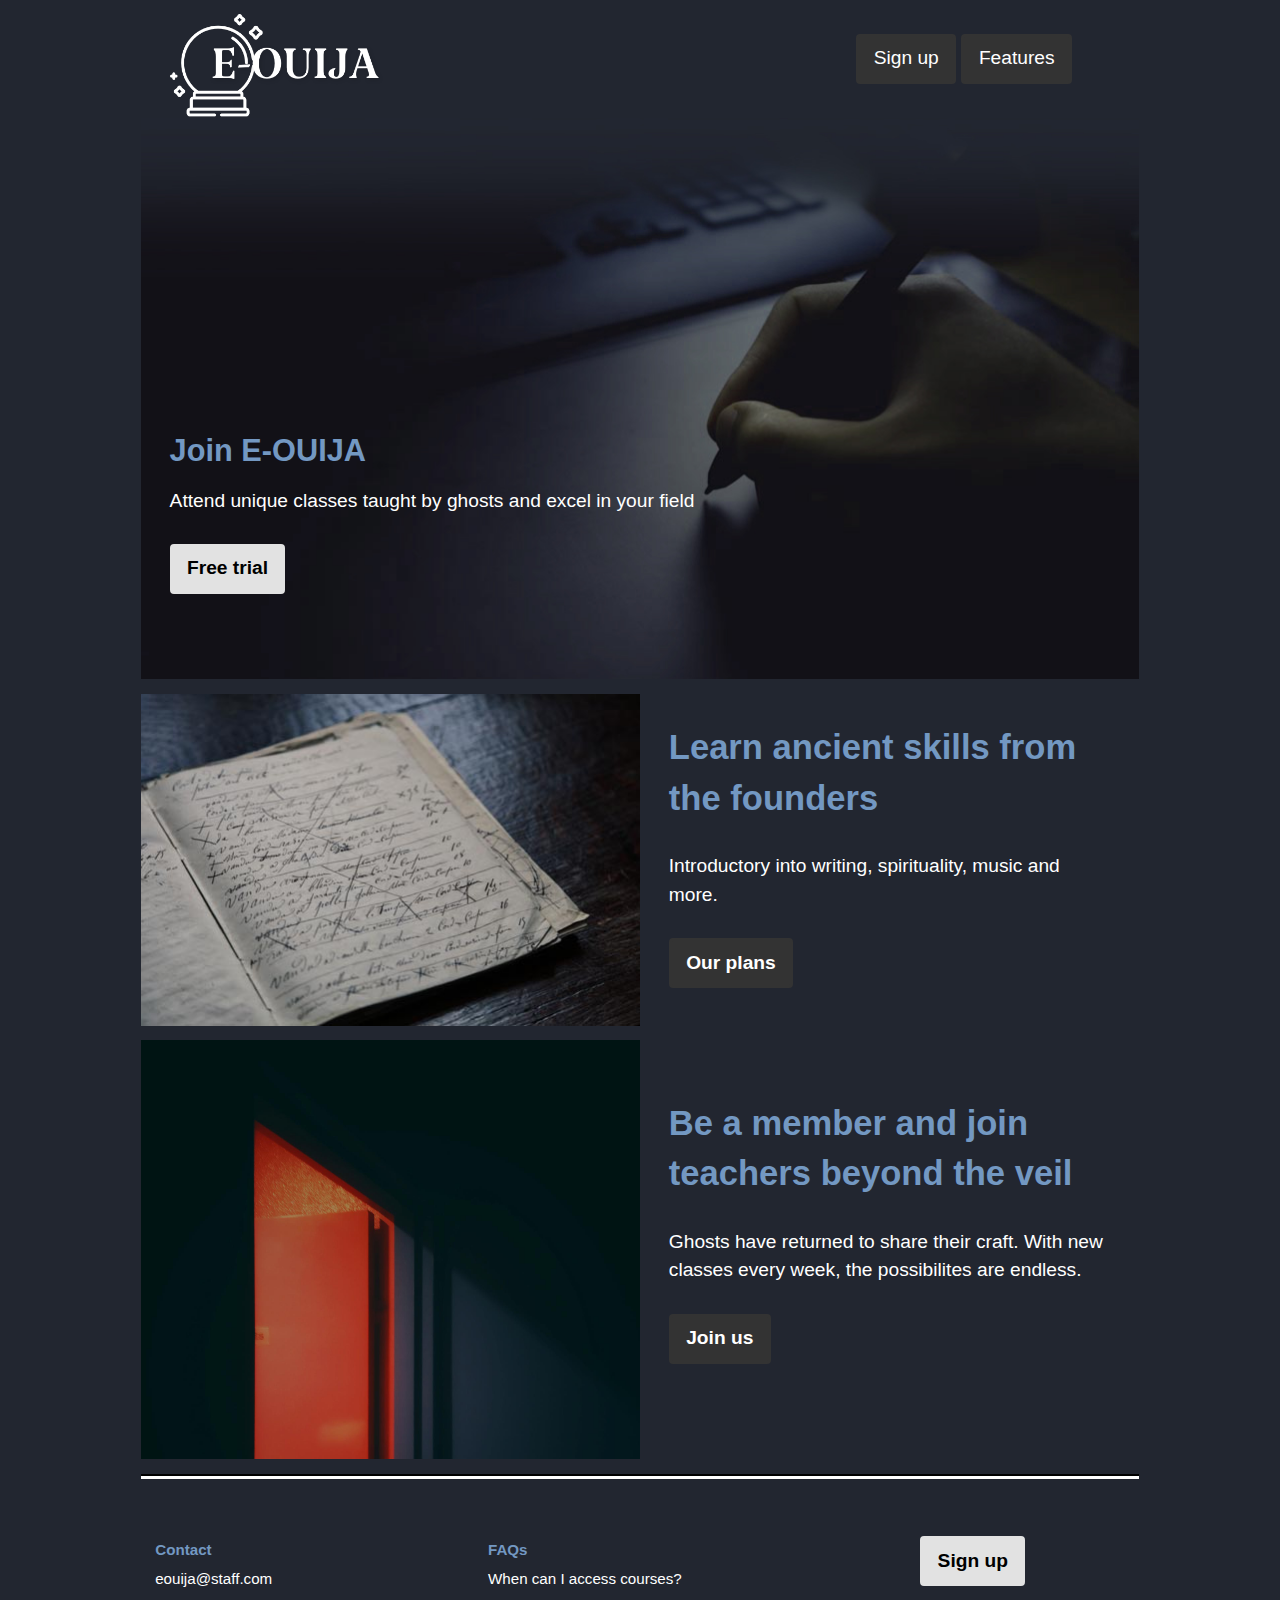
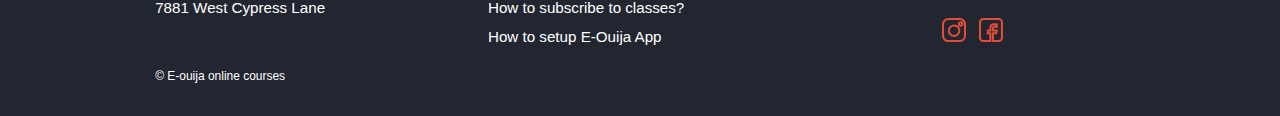
<file: index.html>
<!DOCTYPE html>
<html lang="en-ca">
<head>
  <meta charset="utf-8">
  <title>SAAS Website</title>
  <link href="css/modules.css" rel="stylesheet">
  <link href="css/grid.css" rel="stylesheet">
  <link href="css/type.css" rel="stylesheet">
  <link href="css/main.css" rel="stylesheet">
  <meta name="viewport" content="width=device-width,initial-scale=1">
  <link href="https://fonts.googleapis.com/css?family=Noto+Serif:400,700&display=swap" rel="stylesheet">
</head>

<body class="wrapper">

  <ul class="skip-links">
    <li><a href="#nav">Jump to navigation</a></li>
    <li><a href="#main">Jump to main content</a></li>
    <li><a href="#banner">Jump to banner</a></li>
    <li><a href="#footer">Jump to footer</a></li>
  </ul>

  <header role="banner" id="logo" tabindex="0">
    <section class="masthead grid grid-middle gutter">
      <h1 class="logo push-0 unit xs-1 s-1 m-1-2 l-1-2 pad-t-1-2">
        <a href="index.html">
          <img class="logo img-flex" src="images/logo.png" alt="logo" aria-details="logo">
        </a>
      </h1>
      <nav role="navigation" id="nav" tabindex="0" class="nav unit xs-1 s-1 m-1-2 l-1-2 pad-t-1-2 pad-b-1-2">
        <ul class="right nav list-group list-group-inline push-0">
          <li class="btn"><a href="sign-up.html">Sign up</a></li>
          <li class="btn"><a href="tour.html">Features</a></li>
        </ul>
      </nav>
    </section>
  </header>

  <main role="main" id="main" tabindex="0">
    <section class="hero-banner embed embed-16by9 push-1-2">
      <img class="img-flex embed-item" src="images/banner.jpg" alt="" aria-details="banner">
      <div class="gutter banner-content max-length text-center" id="banner" tabindex="0">
        <h2 class="text-left push-1-2">Join E-OUIJA</h2>
        <p class="text-left">Attend unique classes taught by ghosts and excel in your field</p>
        <a class="left btn btn-light bold push" href="sign-up.html">Free trial</a>
      </div>
    </section>

    <section class="grid push-1-2" id="features">
      <div class="unit s-1 m-1-2 l-1-2">
        <img class="img-flex" src="images/first-section.jpg" alt="" aria-details="membership">
      </div>
      <div class="gutter unit s-1 m-1-2 l-1-2 pad-t">
        <h3 class="exa blue">Learn ancient skills from the founders</h3>
        <p>Introductory into writing, spirituality, music and more.</p>
        <nav>
          <a class="btn bold push" href="tour.html" aria-label="Our Plans">Our plans</a>
        </nav>
      </div>
    </section>

    <section class="grid push-1-2">
      <div class="unit xs-1 m-1-2 l-1-2">
        <img class="img-flex" src="images/second-section.jpg" alt="" aria-details="features">
      </div>
      <div class="gutter unit xs-1 m-1-2 l-1-2" id="membership" tabindex="0">
        <h3 class="exa blue pad-t-2">Be a member and join teachers beyond the veil</h3>
        <p>Ghosts have returned to share their craft. With new classes every week, the possibilites are endless.</p>
        <nav>
          <a class="btn bold push" href="tour.html" aria-label="Sign up">Join us</a>
        </nav>
      </div>
    </section>
  </main>

  <hr>
  <footer role="contentinfo" id="footer" tabindex="0">
    <div class="questions grid">
      <div class="unit s-1-2 m-1-3 l-1-3 text-left gutter-1-2 pad-t">
        <h3 class="micro bold push-0">Contact</h3>
        <a href="#">
          <p class="micro push-0">eouija@staff.com</p>
        </a>
        <p class="micro push-0">7881 West Cypress Lane</p>
      </div>

      <div class="unit s-1-2 m-1-3 l-1-3 text-left gutter-1-2 pad-t">
        <h3 class="micro bold push-0">FAQs</h3>
        <a href="#">
          <p class="micro push-0">When can I access courses?</p>
        </a>
        <a href="#">
          <p class="micro push-0">How to subscribe to classes?</p>
        </a>
        <a href="#">
          <p class="micro push-0">How to setup E-Ouija App</p>
        </a>
      </div>

      <div class="unit xs-1 s-1 m-1-3 l-1-3 text-center gutter-1-2 pad-t">
        <nav>
          <a class="btn btn-light bold" href="sign-up.html">Sign up</a>
        </nav>
        <ul class="unit xs-1 s-1 m-1-3 l-1-3 pad-t list-group-inline push-0">
          <li class="gutter-1-8 push-1-8">
            <a href="#"><i class="icon i-24">
              <img src="images/instagram.svg" alt="" aria-label="instagram">
            </i></a>
          </li>
          <li class="gutter-1-8 push-1-8">
            <a href="#"><i class="icon i-24">
              <img src="images/facebook.svg" alt="" aria-label="facebook">
            </i></a>
          </li>
        </ul>
      </div>
      <div class="unit s-1 m-1-3 l-1-3 pad-t-1-2 push pico text-left gutter-1-2 push">
        <p class="push-0">© E-ouija online courses</p>
      </div>
    </div>
  </footer>
</body>
</html>
</file>
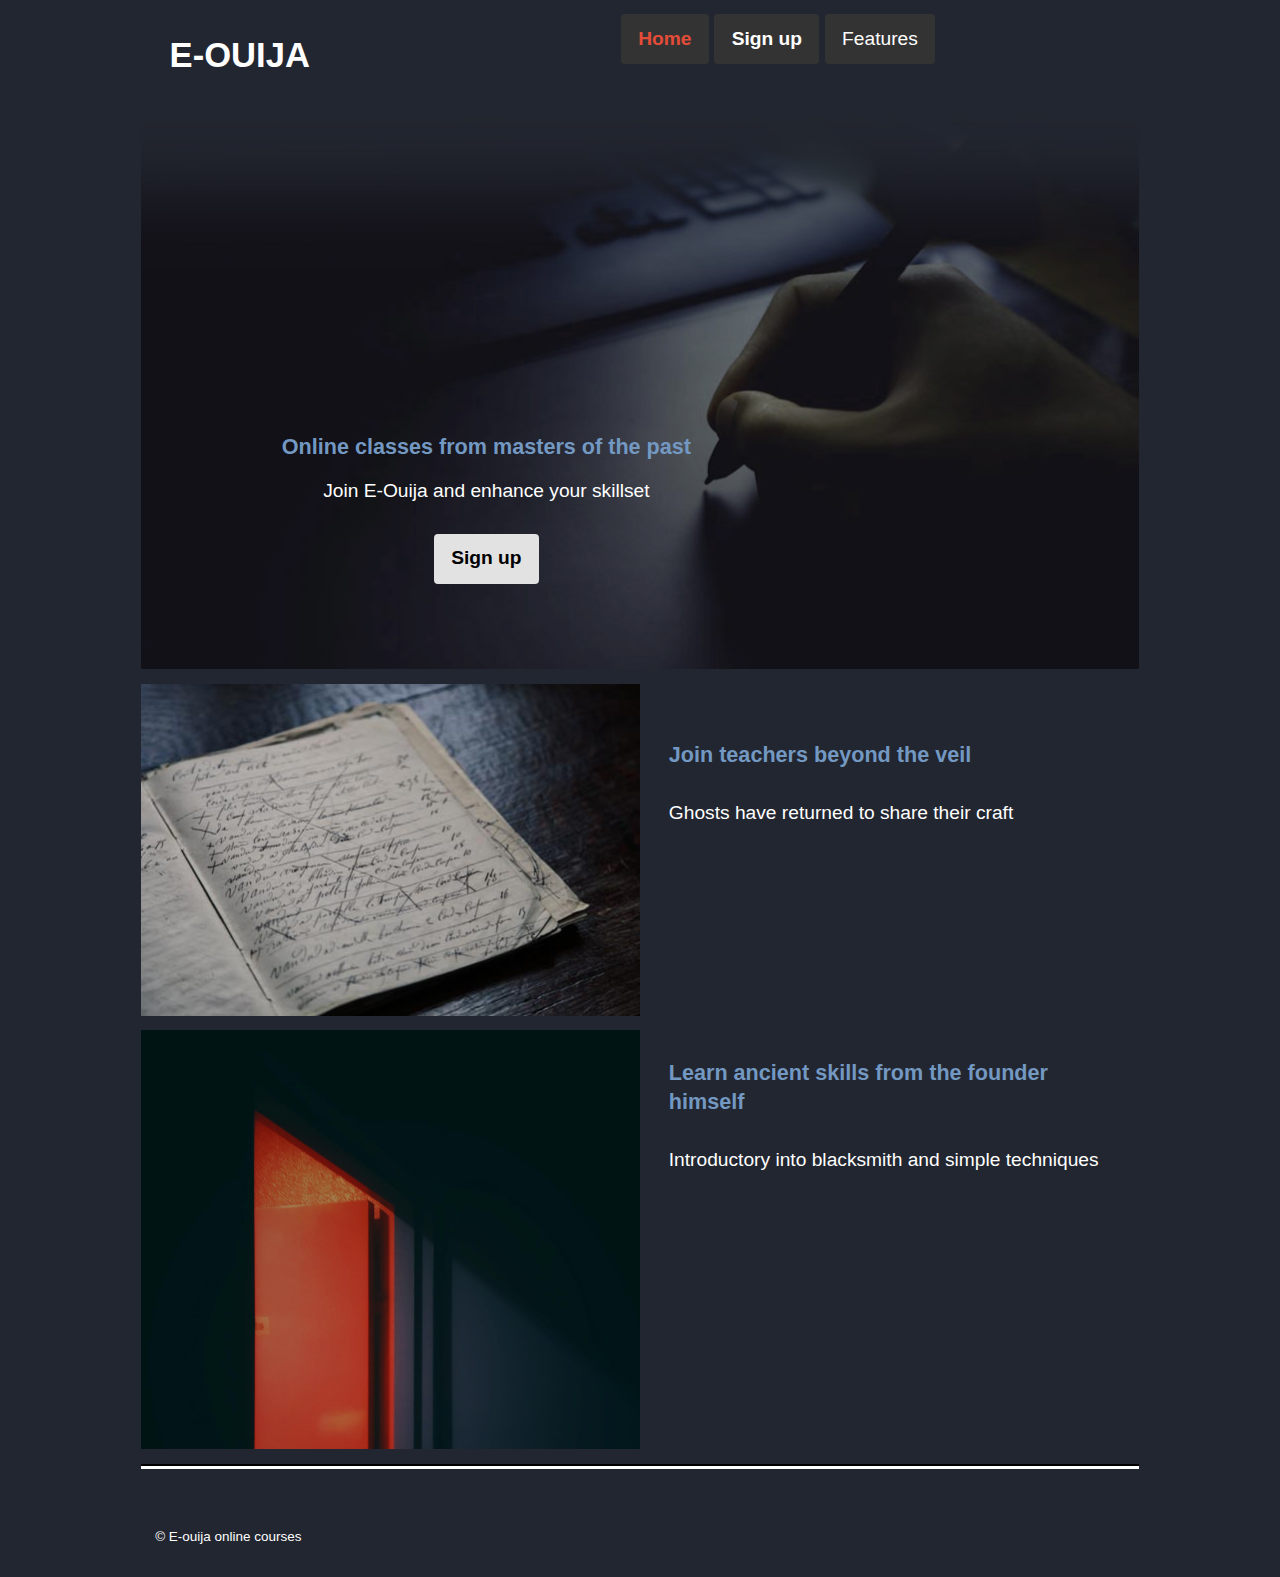
<file: pricing.html>
<!DOCTYPE html>
<html lang="en-ca">
<head>
  <meta charset="utf-8">
  <title>SAAS Website pricing</title>
  <link href="css/modules.css" rel="stylesheet">
  <link href="css/grid.css" rel="stylesheet">
  <link href="css/type.css" rel="stylesheet">
  <link href="css/main.css" rel="stylesheet">
  <meta name="viewport" content="width=device-width,initial-scale=1">
  <link href="https://fonts.googleapis.com/css?family=Noto+Serif:400,700&display=swap" rel="stylesheet">
</head>

<body class="wrapper">

  <ul class="skip-links">
    <li><a href="#main">Jump to main content</a></li>
    <li><a href="#nav">Jump to navigation</a></li>
    <li><a href="#banner">Jump to banner</a></li>
    <li><a href="#features">Jump to Features</a></li>
  </ul>

  <header role="banner">
    <div class="masthead grid grid-middle gutter">
      <h1 class="logo push-0 unit xs-1 s-1 m-1-2 l-1-2 pad-t-1-2 pad-b-1-2">
      <span class="logo-text icon-label text-left">E-OUIJA</span>
      </h1>
      <nav role="navigation" id="nav" tabindex="0" class="nav unit xs-1 s-1 m-1-2 l-1-2 pad-t-1-2 pad-b-1-2">
        <ul class="nav list-group list-group-inline push-0">
          <li class="btn"><a href="index.html" class="current bold">Home</a></li>
          <li class="btn bold push"><a href="sign-up.html">Sign up</a></li>
          <li class="btn"><a href="tour.html">Features</a></li>
        </ul>
      </nav>
    </div>
  </header>

  <main role="main" id="main" tabindex="0">
    <section class="banner embed embed-16by9 push-1-2">
      <img class="embed-item" src="images/banner.jpg" alt="" aria-details="banner">
      <div class="banner-content max-length gutter text-center" id="banner" tabindex="0">
        <h2 class="mega push-1-2">Online classes from masters of the past</h2>
        <p>Join E-Ouija and enhance your skillset</p>
        <a class="btn btn-light bold push" href="#">Sign up</a>
      </div>
    </section>

    <section class="grid push-1-2" id="features" tabindex="0">
      <div class="unit m-1-2 l-1-2">
        <img class="img-flex" src="images/first-section.jpg" alt="" aria-details="features">
      </div>
      <div class="gutter unit m-1-2 l-1-2">
        <h2 class="mega pad-t-2">Join teachers beyond the veil</h2>
        <p>Ghosts have returned to share their craft</p>
      </div>
    </section>

    <section class="grid push-1-2">
      <div class="unit m-1-2 l-1-2">
        <img class="img-flex" src="images/second-section.jpg" alt="" aria-details="membership">
      </div>
      <div class="gutter unit m-1-2 l-1-2 pad-t">
        <h2 class="mega">Learn ancient skills from the founder himself</h2>
        <p>Introductory into blacksmith and simple techniques</p>
      </div>
    </section>
  </main>

  <hr>
  <footer role="contentinfo">
    <div class="footer nano text-left gutter-1-2 push pad-t">
      <p class="push-0">© E-ouija online courses</p>
    </div>
  </footer>
</body>
</html>
</file>
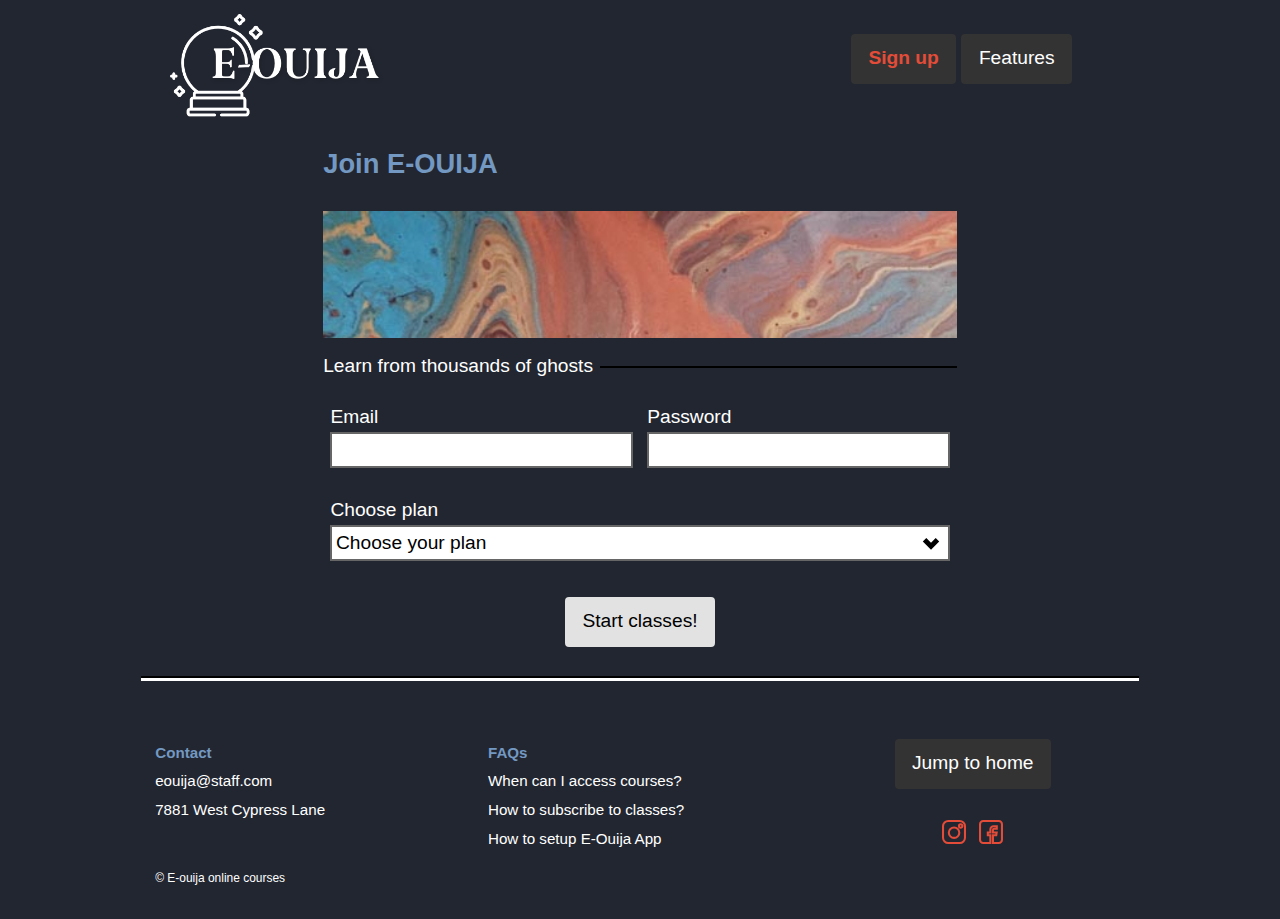
<file: sign-up.html>
<!DOCTYPE html>
<html lang="en-ca">
<head>
  <meta charset="utf-8">
  <title>SAAS Website Sign up</title>
  <link href="css/modules.css" rel="stylesheet">
  <link href="css/grid.css" rel="stylesheet">
  <link href="css/type.css" rel="stylesheet">
  <link href="css/main.css" rel="stylesheet">
  <meta name="viewport" content="width=device-width,initial-scale=1">
  <link href="https://fonts.googleapis.com/css?family=Noto+Serif:400,700&display=swap" rel="stylesheet">
</head>

<body class="wrapper">

  <ul class="skip-links">
    <li><a href="#nav">Jump to navigation</a></li>
    <li><a href="#main">Jump to main content</a></li>
    <li><a href="#footer">Jump to footer</a></li>
  </ul>

  <header role="banner" id="logo" tabindex="0">
    <section class="masthead grid grid-middle gutter">
      <h1 class="logo push-0 unit xs-1 s-1 m-1-2 l-1-2 pad-t-1-2">
        <a href="index.html">
          <img class="logo img-flex" src="images/logo.png" alt="logo" aria-details="logo">
        </a>
      </h1>
      <nav role="navigation" id="nav" tabindex="0" class="nav unit xs-1 s-1 m-1-2 l-1-2 pad-t-1-2 pad-b-1-2">
        <ul class="right nav list-group list-group-inline push-0">
          <li class="btn"><a href="sign-up.html" class="current bold">Sign up</a></li>
          <li class="btn"><a href="tour.html">Features</a></li>
        </ul>
      </nav>
    </section>
  </header>

  <main role="main" class="contact max-length island" id="main" tabindex="0">
    <div>

      <h2 class="blue tera bold push">Join E-OUIJA</h2>
      <section class="banner embed embed-5by1 push-1-2">
        <img role="presentation" class="embed-item" src="images/paint.jpg" alt="" aria-details="about">
      </section>
      <form class="push-0 max-width" method="POST" action="https://formspree.io/">
        <fieldset class="push-0">
          <legend class="kilo not-bold push-1-2" id="form" tabindex="0">Learn from thousands of ghosts</legend>
          <section class="grid max-length">
            <div class="gutter-1-4 unit xs-1 s-1 m-1-2 l-1-2">
              <label class="kilo text-left" for="email">Email</label>
              <input class="push" id="email" type="email" name="email" required>
            </div>

            <div class="gutter-1-4 unit xs-1 s-1 m-1-2 l-1-2">
              <label class="kilo text-left" for="password">Password</label>
              <input class="push" id="password" type="password" name="password" required>
            </div>

            <div class="gutter-1-4 unit xs-1 s-1 m-1 l-1">
              <label class="kilo text-left" for="plan">Choose plan</label>
              <select id="plan">
                <option value="">Choose your plan</option>
                <option>One Month Free Trial</option>
                <option>Annual Membership</option>
              </select>
            </div>

          </section>
        </fieldset>
        <div class="text-center pad-t">
          <button class="btn btn-light kilo" type="submit" aria-label="Start classes">Start classes!</button>
        </div>
      </form>
    </div>
  </main>

  <hr>
  <footer role="contentinfo" id="footer" tabindex="0">
    <div class="questions grid">
      <div class="unit s-1-2 m-1-3 l-1-3 text-left gutter-1-2 pad-t">
        <h3 class="micro bold push-0">Contact</h3>
        <a href="#">
          <p class="micro push-0">eouija@staff.com</p>
        </a>
        <p class="micro push-0">7881 West Cypress Lane</p>
      </div>

      <div class="unit s-1-2 m-1-3 l-1-3 text-left gutter-1-2 pad-t">
        <h3 class="micro bold push-0">FAQs</h3>
        <a href="#">
          <p class="micro push-0">When can I access courses?</p>
        </a>
        <a href="#">
          <p class="micro push-0">How to subscribe to classes?</p>
        </a>
        <a href="#">
          <p class="micro push-0">How to setup E-Ouija App</p>
        </a>
      </div>

      <div class="unit xs-1 s-1 m-1-3 l-1-3 text-center gutter-1-2 pad-t">
        <nav>
          <a class="btn" href="index.html">Jump to home</a>
        </nav>
        <ul class="unit xs-1 s-1 m-1-3 l-1-3 pad-t list-group-inline push-0">
          <li class="gutter-1-8 push-1-8">
            <a href="#"><i class="icon i-24">
              <img src="images/instagram.svg" alt="Instagram">
            </i></a>
          </li>
          <li class="gutter-1-8 push-1-8">
            <a href="#"><i class="icon i-24">
              <img src="images/facebook.svg" alt="Facebook">
            </i></a>
          </li>
        </ul>
      </div>
      <div class="unit s-1 m-1-3 l-1-3 pad-t-1-2 push pico text-left gutter-1-2 push">
        <p class="push-0">© E-ouija online courses</p>
      </div>
    </div>
  </footer>
</body>
</html>
</file>
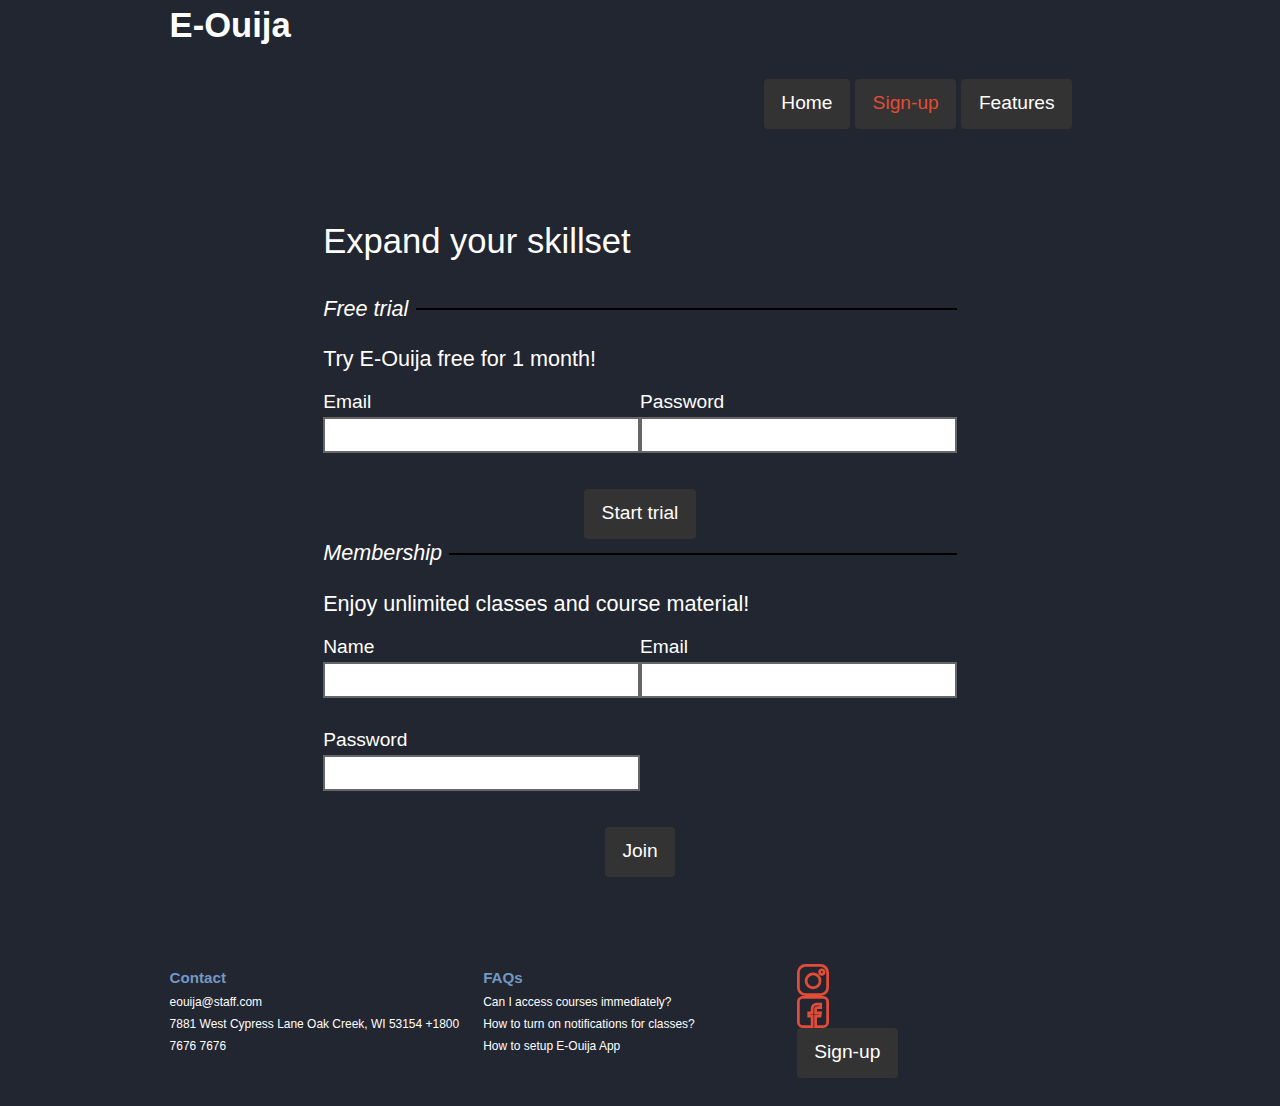
<file: signup.html>
<!DOCTYPE html>
<html lang="en-ca">
<head>
  <meta charset="utf-8">
  <title>SAAS Website</title>
  <link href="css/modules.css" rel="stylesheet">
  <link href="css/grid.css" rel="stylesheet">
  <link href="css/type.css" rel="stylesheet">
  <link href="css/main.css" rel="stylesheet">
  <meta name="viewport" content="width=device-width,initial-scale=1">
  <link href="https://fonts.googleapis.com/css?family=Noto+Serif:400,700&display=swap" rel="stylesheet">
</head>

<body class="wrapper">
    <header class="zindex-1000">
      <h1 class="gutter">
        <a class="logo" href="index.html">E-Ouija</a>
      </h1>
      <!-- <label for="menu-toggle">Menu</label>
      <input type="checkbox" id="menu-toggle"> -->
      <div class="text-right gutter"
      <nav class="island" id="menu">
        <ul class="nav list-group list-group-inline">
          <li class="btn"><a href="index.html">Home</a></li>
          <li class="btn"><a href="signup.html" class="current">Sign-up</a></li>
          <li class="btn"><a href="tour.html">Features</a></li>
        </ul>
      </nav>
    </header>

    <section class="contact max-length island" tabindex="0">
      <div>
        <h1 class="pad-t exa not-bold">Expand your skillset</h1>

        <form class="push-0 max-width" method="POST" action="https://formspree.io/">
          <fieldset class="push-0">
            <legend class="italic mega not-bold push-1-2">Free trial</legend>
            <p class="mega max-length no-auto-margins push-1-2">Try E-Ouija free for 1 month!</p>
            <section class="grid max-length">


              <div class="unit xs-1 s-1 m-1 l-1-2">
                <label class="kilo" for="email">Email</label>
                <input class="push" id="email" type="email" name="email" required>
              </div>

              <div class="unit xs-1 s-1 m-1 l-1-2">
                <label class="kilo" for="password">Password</label>
                <input class="push" id="password" type="password" name="password">
              </div>
            </section>
          </fieldset>
          <div class="text-center">
          <button class="btn kilo" type="submit">Start trial</button>
        </div>
        </form>

        <form class="push-0 max-width" method="POST" action="https://formspree.io/">
          <fieldset class="push-0">
            <legend class="italic mega not-bold push-1-2">Membership</legend>
            <p class="mega max-length no-auto-margins push-1-2">Enjoy unlimited classes and course material!</p>
            <section class="grid max-length">


              <div class="unit xs-1 s-1 m-1 l-1-2">
                <label class="kilo" for="name">Name</label>
                <input class="push" id="name" type="name" name="name" required>
              </div>

              <div class="unit xs-1 s-1 m-1 l-1-2">
                <label class="kilo" for="email">Email</label>
                <input class="push" id="email" type="email" name="email" required>
              </div>

              <div class="unit xs-1 s-1 m-1 l-1-2">
                <label class="kilo" for="password">Password</label>
                <input class="push" id="password" type="password" name="password">
              </div>
            </section>
          </fieldset>
          <div class="text-center">
          <button class="btn kilo" type="submit">Join</button>
        </div>
        </form>
      </div>
    </section>

    <footer class="pad-t-2 gutter">

        <div class="Contact grid">
          <div class="unit m-1-3 l-1-3">
            <h3 class="micro push-0">Contact</h3>
            <p class="pico push-0">eouija@staff.com</p>
            <p class="pico push-0">7881 West Cypress Lane
            Oak Creek, WI 53154
            +1800 7676 7676</p>
          </div>

          <div class="unit m-1-3 l-1-3">
            <h3 class="micro push-0">FAQs</h3>
            <p class="pico push-0">Can I access courses immediately?</p>
            <p class="pico push-0">How to turn on notifications for classes?
            <p class="pico push-0">How to setup E-Ouija App</p>
          </div>

          <div class="unit m-1-3 l-1-3">
            <nav class="icon-list">
              <ul class="list-group">
                <li><a href="#">
                  <i class="icon i-32">
                    <img src="images/instagram.svg" alt="instagram handle">
                  </i>
                </a></li>
                <li><a href="#">
                  <i class="icon i-32">
                    <img src="images/facebook.svg" alt="facebook handle">
                  </i>
                </a></li>
                <li class="btn"><a href="signup.html">Sign-up</a></li>
              </ul>
            </nav>
          </div>
        </div>
      </footer>
    </body>
    </html>
</file>
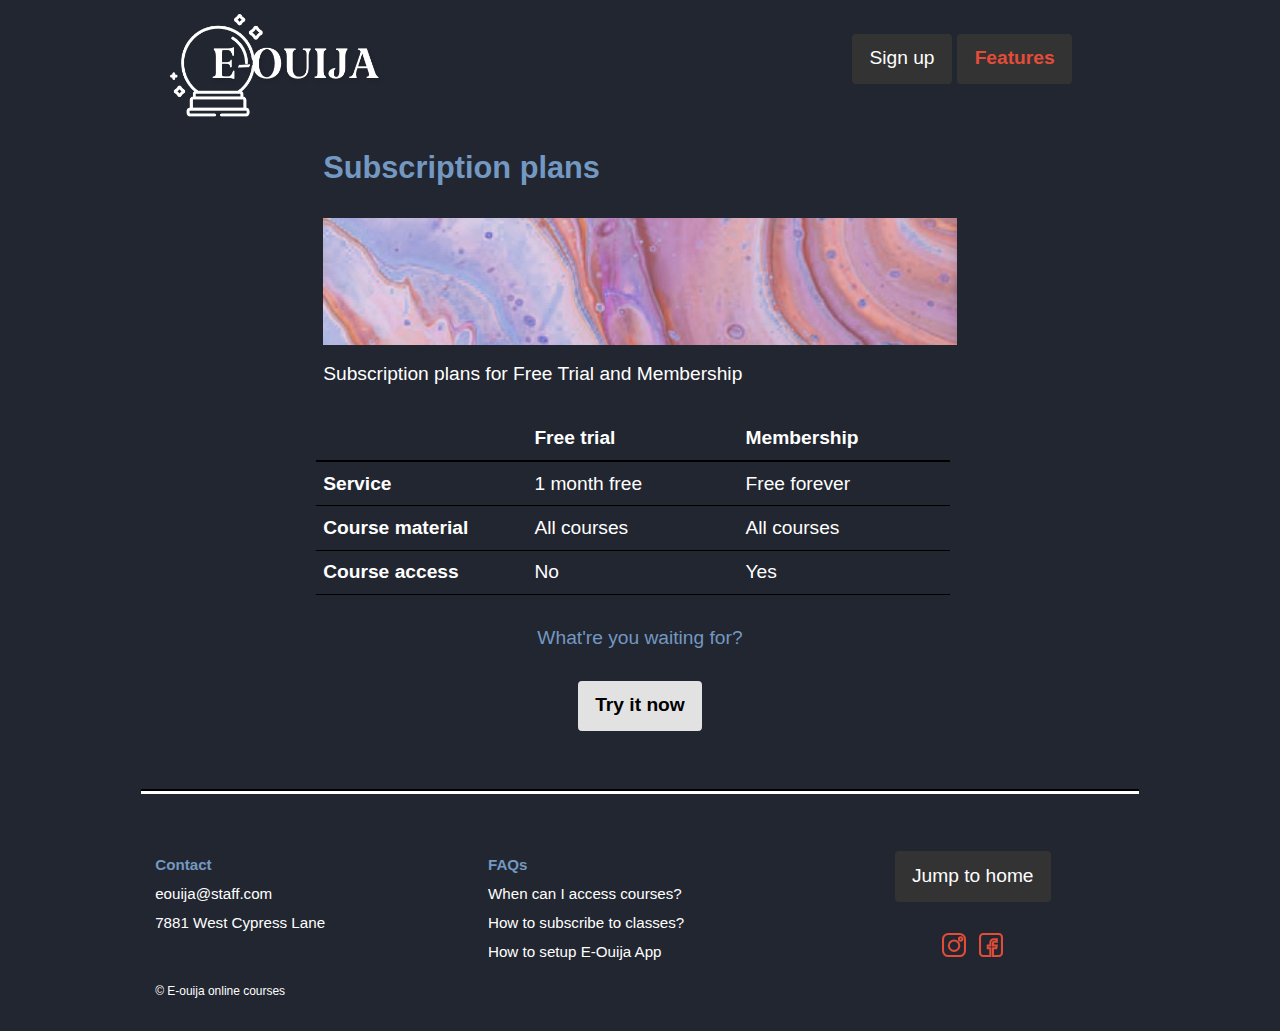
<file: tour.html>
<!DOCTYPE html>
<html lang="en-ca">
<head>
  <meta charset="utf-8">
  <title>SAAS Website Plans</title>
  <link href="css/modules.css" rel="stylesheet">
  <link href="css/grid.css" rel="stylesheet">
  <link href="css/type.css" rel="stylesheet">
  <link href="css/main.css" rel="stylesheet">
  <meta name="viewport" content="width=device-width,initial-scale=1">
  <link href="https://fonts.googleapis.com/css?family=Noto+Serif:400,700&display=swap" rel="stylesheet">
</head>

<body class="wrapper">

  <ul class="skip-links">
    <li><a href="#nav">Jump to navigation</a></li>
    <li><a href="#main">Jump to main content</a></li>
    <li><a href="#footer">Jump to footer</a></li>
  </ul>

  <header role="banner" id="logo" tabindex="0">
    <section class="masthead grid grid-middle gutter">
      <h1 class="logo push-0 unit xs-1 s-1 m-1-2 l-1-2 pad-t-1-2">
        <a href="index.html">
          <img class="logo img-flex" src="images/logo.png" alt="logo" aria-details="logo">
        </a>
      </h1>
      <nav role="navigation" id="nav" tabindex="0" class="nav unit xs-1 s-1 m-1-2 l-1-2 pad-t-1-2 pad-b-1-2">
        <ul class="right nav list-group list-group-inline push-0">
          <li class="btn"><a href="sign-up.html">Sign up</a></li>
          <li class="btn"><a href="tour.html" class="current bold">Features</a></li>
        </ul>
      </nav>
    </section>
  </header>

  <main role="main" class="max-length island" tabindex="0" id="main">
    <section class="wrapper" id="plans" tabindex="0">
      <div class="wrapper">
        <h2 class="blue push color-brand-dark">Subscription plans</h2>
      </div>

      <section class="banner embed embed-5by1 push-1-2">
        <img role="presentation" class="img-flex embed-item" src="images/paint-pink.jpg" alt="">
      </section>

      <table class="scrollable table-wrapper">
        <caption class="kilo not-italic">Subscription plans for Free Trial and Membership</caption>
        <thead class="bold kilo">
          <tr>
            <th scope="col"></th>
            <th scope="col">Free trial</th>
            <th scope="col">Membership</th>
          </tr>
        </thead>
        <tbody>
          <tr>
            <th class="bold kilo" scope="row">Service</th>
            <td>1 month free</td>
            <td>Free forever</td>
          </tr>
          <tr>
            <th class="bold kilo" scope="row">Course material</th>
            <td>All courses</td>
            <td>All courses</td>
          </tr>
          <tr>
            <th class="bold kilo" scope="row">Course access</th>
            <td>No</td>
            <td>Yes</td>
          </tr>
        </tbody>
      </table>
      <div>
        <p class="question text-center">What're you waiting for?</p>
        <nav class="center-content-horizontal">
          <a class="btn btn-light bold push" href="sign-up.html">Try it now</a>
        </nav>
      </div>
    </section>
  </main>

  <hr>
  <footer role="contentinfo" id="footer" tabindex="0">
    <div class="questions grid">
      <div class="unit s-1-2 m-1-3 l-1-3 text-left gutter-1-2 pad-t">
        <h3 class="micro bold push-0">Contact</h3>
        <a href="#">
          <p class="micro push-0">eouija@staff.com</p>
        </a>
        <p class="micro push-0">7881 West Cypress Lane</p>
      </div>

      <div class="unit s-1-2 m-1-3 l-1-3 text-left gutter-1-2 pad-t">
        <h3 class="micro bold push-0">FAQs</h3>
        <a href="#">
          <p class="micro push-0">When can I access courses?</p>
        </a>
        <a href="#">
          <p class="micro push-0">How to subscribe to classes?</p>
        </a>
        <a href="#">
          <p class="micro push-0">How to setup E-Ouija App</p>
        </a>
      </div>

      <div class="unit xs-1 s-1 m-1-3 l-1-3 text-center gutter-1-2 pad-t">
        <nav>
          <a class="btn" href="index.html">Jump to home</a>
        </nav>
        <ul class="unit xs-1 s-1 m-1-3 l-1-3 pad-t list-group-inline push-0">
          <li class="gutter-1-8 push-1-8">
            <a href="#"><i class="icon i-24">
              <img src="images/instagram.svg" alt="Instagram">
            </i></a>
          </li>
          <li class="gutter-1-8 push-1-8">
            <a href="#"><i class="icon i-24">
              <img src="images/facebook.svg" alt="Facebook">
            </i></a>
          </li>
        </ul>
      </div>
      <div class="unit s-1 m-1-3 l-1-3 pad-t-1-2 push pico text-left gutter-1-2 push">
        <p class="push-0">© E-ouija online courses</p>
      </div>
    </div>
  </footer>
</body>
</html>
</file>
<file: css/modules.css>
/*
 * Modulifier || Code released under the UNLICENSE
 * Code under other copyrights & licenses listed below.
 * https://modulifier.web-dev.tools/#responsive;images;list-group;embed;media-object;icons;hidden;positioning;nice-lists;forms;buttons;accessibility;print
 */

@-moz-viewport { width: device-width; scale: 1; }
@-ms-viewport { width: device-width; scale: 1; }
@-o-viewport { width: device-width; scale: 1; }
@-webkit-viewport { width: device-width; scale: 1; }
@viewport { width: device-width; scale: 1; }

html {
  box-sizing: border-box;
  -moz-text-size-adjust: 100%;
  -ms-text-size-adjust: 100%;
  -webkit-text-size-adjust: 100%;
  text-size-adjust: 100%;
}

*, *::before, *::after {
  box-sizing: inherit;
}

body {
  margin: 0;
}

article,
aside,
details,
figcaption,
figure,
footer,
header,
main,
menu,
nav,
section,
summary {
  display: block;
}

audio,
canvas,
progress,
video {
  display: inline-block;
  vertical-align: baseline;
}

template {
  display: none;
}

details {
  cursor: pointer;
}

audio:not([controls]) {
  display: none;
  height: 0;
}

a,
area,
button,
input,
label,
select,
textarea,
[tabindex] {
  -ms-touch-action: manipulation;
  touch-action: manipulation;
}

img {
  border: 0;
}

.img-flex,
.img-flex img {
  display: block;
  width: 100%;
}

svg {
  fill: currentColor;
}

svg:not(:root) {
  overflow: hidden;
}

svg.img-flex {
  width: 100%;
  height: 100%;
}

.image-replacement, .ir {
  overflow: hidden;
  direction: ltr;
  text-align: left;
  text-indent: 100%;
  white-space: nowrap;
}

.list-group, .list-group-inline, .list-group--inline {
  padding-left: 0;
  list-style-type: none;
}

.list-group > dd {
  margin-left: 0;
}

.list-group-inline::before,
.list-group-inline::after,
.list-group--inline::before,
.list-group--inline::after {
  content: "";
  display: table;
}

.list-group-inline::after,
.list-group--inline::after {
  clear: both;
}

.list-group-inline > li,
.list-group--inline > li {
  display: inline-block;
}

.list-group-inline > dt,
.list-group--inline > dt {
  clear: left;
  float: left;
  width: 11em;
}

.list-group-inline > dd,
.list-group--inline > dd {
  float: left;
  min-width: 12em;
}

.embed {
  margin-left: 0;
  margin-right: 0;
  overflow: hidden;
  position: relative;
  width: 100%;
}

.embed-1by1, .embed--1by1 {
  padding-top: 100%; /* Square */
}

.embed-4by3, .embed--4by3 {
  padding-top: 75%; /* Traditional TV/computer screens */
}

.embed-iso216, .embed--iso216 {
  padding-top: 70.92%; /* A-standard paper sizes */
}

.embed-3by2, .embed--3by2 {
  padding-top: 66.6%; /* Classic 35 mm film & most digital photos, landscape */
}

.embed-2by3, .embed--2by3 {
  padding-top: 150%; /* Classic 35 mm film & most digital photos, portrait */
}

.embed-golden, .embed--golden {
  padding-top: 61.8%; /* The Golden Ratio */
}

.embed-16by9, .embed--16by9 {
  padding-top: 56.25%; /* HD TV */
}

.embed-185by100, .embed--185by100 {
  padding-top: 54.05%; /* Common widescreen cinema */
}

.embed-24by10, .embed--24by10 {
  padding-top: 41.667%; /* Widescreen cinema: 2.4:1 */
}

.embed-3by1, .embed--3by1 {
  padding-top: 33.3333%; /* Panorama photos */
}

.embed-4by1, .embed--4by1 {
  padding-top: 25%; /* Polyvision */
}

.embed-5by1, .embed--5by1 {
  padding-top: 20%; /* Really wide... */
}

.embed-item, .embed__item {
  min-height: 100%;
  left: 0;
  position: absolute;
  top: 0;
  width: 100%;
}

.media {
  overflow: hidden;
}

.media-img, .media__img {
  float: left;
}

.media-img-reversed, .media__img--reversed {
  float: right;
}

.media-img-stacked, .media__img--stacked {
  float: none;
}

.media-body, .media__body {
  overflow: hidden;
  min-width: 12em; /* Slightly less than 200px, responsiveness built in */
}

.icon {
  display: inline-block;
  position: relative;
  background: transparent none no-repeat center center;
  background-size: contain;
  vertical-align: middle;
}

.i-16, .i--16 {
  height: 16px;
  width: 16px;
}

.i-18, .i--18 {
  height: 18px;
  width: 18px;
}

.i-20, .i--20 {
  height: 20px;
  width: 20px;
}

.i-24, .i--24 {
  height: 24px;
  width: 24px;
}

.i-32, .i--32 {
  height: 32px;
  width: 32px;
}

.i-48, .i--48 {
  height: 48px;
  width: 48px;
}

.i-64, .i--64 {
  height: 64px;
  width: 64px;
}

.i-96, .i--96 {
  height: 96px;
  width: 96px;
}

.i-128, .i--128 {
  height: 128px;
  width: 128px;
}

.i-192, .i--192 {
  height: 192px;
  width: 192px;
}

.i-256, .i--256 {
  height: 256px;
  width: 256px;
}

.icon img,
.icon svg {
  left: 0;
  height: 100%;
  position: absolute;
  top: 0;
  width: 100%;
  fill: currentColor;
}

.icon-label {
  vertical-align: middle;
}

.icon-link,
.icon-link:focus,
.icon-link:hover {
  text-decoration: none;
}

[hidden], .hidden {
  /* stylelint-disable declaration-no-important */
  display: none !important;
  visibility: hidden !important;
  /* stylelint-enable */
}

.visually-hidden {
  height: 1px;
  margin: -1px;
  overflow: hidden;
  padding: 0;
  position: absolute;
  width: 1px;
  border: 0;
  clip: rect(0 0 0 0);
  clip-path: inset(50%);
}

.visually-hidden.focusable:active, .visually-hidden.focusable:focus {
  height: auto;
  margin: 0;
  overflow: visible;
  position: static;
  width: auto;
  clip: auto;
  clip-path: none;
}

.invisible {
  visibility: hidden;
}

.chop,
.crop {
  overflow: hidden;
}

.truncate {
  max-width: 100%;
  overflow: hidden;
  width: 100%;
  text-overflow: ellipsis;
  white-space: nowrap;
}

.scrollable {
  max-width: 100%;
  overflow-x: auto;
  overflow-y: hidden;
  -webkit-overflow-scrolling: touch;
}

.flex-row {
  display: -webkit-flex;
  display: -ms-flexbox;
  display: flex;
}

.flex-justify {
  -webkit-justify-content: space-between;
  -ms-flex-pack: space-between;
  justify-content: space-between;
}

.flex-align-center {
  -webkit-align-items: center;
  -ms-flex-align: center;
  align-items: center;
}

.center-text,
.center-flow {
  text-align: center;
}

.center-block {
  margin-left: auto;
  margin-right: auto;
}

.no-auto-margins,
.not-centered {
  /* stylelint-disable declaration-no-important */
  margin-left: 0 !important;
  margin-right: 0 !important;
  /* stylelint-enable */
}

.center-content,
.center-content-vertical,
.center-contents,
.center-contents-vertical {
  display: -webkit-flex;
  display: -ms-flexbox;
  display: flex;
  -webkit-justify-content: center;
  -ms-flex-pack: center;
  justify-content: center;
  -webkit-align-items: center;
  -ms-flex-align: center;
  align-items: center;
  -webkit-align-content: center;
  -ms-flex-line-pack: center;
  align-content: center;
  -webkit-flex-direction: column wrap;
  -ms-flex-direction: column wrap;
  flex-flow: column wrap;
}

.center-content-start,
.center-content-vertical-start,
.center-contents-start,
.center-contents-vertical-start {
  display: -webkit-flex;
  display: -ms-flexbox;
  display: flex;
  -webkit-justify-content: center;
  -ms-flex-pack: center;
  justify-content: center;
  -webkit-flex-direction: column wrap;
  -ms-flex-direction: column wrap;
  flex-flow: column wrap;
}

.center-content-horizontal,
.center-contents-horizontal {
  display: -webkit-flex;
  display: -ms-flexbox;
  display: flex;
  -webkit-justify-content: center;
  -ms-flex-pack: center;
  justify-content: center;
  -webkit-align-items: center;
  -ms-flex-align: center;
  align-items: center;
  -webkit-align-content: center;
  -ms-flex-line-pack: center;
  align-content: center;
  -webkit-flex-direction: row wrap;
  -ms-flex-direction: row wrap;
  flex-flow: row wrap;
}

.clearfix::after {
  content: " ";
  display: block;
  clear: both;
}

.left {
  float: left;
}

.right {
  float: right;
}

.inline {
  display: inline;
}

.block {
  display: block;
}

.inline-block, .ib {
  display: inline-block;
}

.valign-top {
  vertical-align: top;
}

.valign-bottom {
  vertical-align: bottom;
}

.valign-middle {
  vertical-align: middle;
}

.fixed {
  position: fixed;
}

.relative {
  position: relative;
}

[class*="pin-"],
.absolute {
  position: absolute;
}

.static {
  position: static;
}

.zindex-1 {
  z-index: 1;
}

.zindex-2 {
  z-index: 2;
}

.zindex-3 {
  z-index: 3;
}

.zindex-1000 {
  z-index: 1000;
}

.pin-top-left,
.pin-left-top,
.pin-tl,
.pin-lt {
  top: 0;
  left: 0;
}

.pin-top-right,
.pin-right-top,
.pin-tr,
.pin-rt {
  top: 0;
  right: 0;
}

.pin-bottom-left,
.pin-left-bottom,
.pin-bl,
.pin-lb {
  bottom: 0;
  left: 0;
}

.pin-bottom-right,
.pin-right-bottom,
.pin-br,
.pin-rb {
  bottom: 0;
  right: 0;
}

.pin-top-center,
.pin-center-top,
.pin-tc,
.pin-ct {
  left: 50%;
  top: 0;
  transform: translateX(-50%);
}

.pin-bottom-center,
.pin-center-bottom,
.pin-bc,
.pin-cb {
  bottom: 0;
  left: 50%;
  transform: translateX(-50%);
}

.pin-center-left,
.pin-left-center,
.pin-cl,
.pin-lc {
  left: 0;
  top: 50%;
  transform: translateY(-50%);
}

.pin-center-right,
.pin-right-center,
.pin-cr,
.pin-rc {
  right: 0;
  top: 50%;
  transform: translateY(-50%);
}

.pin-center, .pin-c {
  left: 50%;
  top: 50%;
  transform: translate(-50%, -50%);
}

.width-quarter, .w-1-4 {
  width: 25%;
}

.width-half, .w-1-2 {
  width: 50%;
}

.width-full, .w-1 {
  width: 100%;
}

.height-quarter, .h-1-4 {
  height: 25%;
}

.height-half, .h-1-2 {
  height: 50%;
}

.height-full, .h-1 {
  height: 100%;
}

.height-win-quarter, .h-w-1-4 {
  height: 25vh;
  max-height: 46em;
}

.height-win-half, .h-w-1-2 {
  height: 50vh;
  max-height: 46em;
}

.height-win-full, .h-w-1 {
  height: 100vh;
  max-height: 46em;
}

ul {
  list-style-type: none;
}

ul > li::before {
  content: "·";
  float: left;
  margin-left: -1.6em;
  width: 1.3em;
  text-align: right;
}

ol {
  counter-reset: ol-simple-numbers;
  list-style-type: none;
}

ol > li::before {
  float: left;
  margin-left: -1.6em;
  width: 1.3em;
  counter-increment: ol-simple-numbers;
  content: counter(ol-simple-numbers);
  text-align: right;
}

.list-group > li::before,
.list-group-inline > li::before,
.list-group--inline > li::before {
  content: none;
}

/* stylelint-disable no-descending-specificity */

/*
 * (c) Nicolas Gallagher and Jonathan Neal of Normalize.css || MIT License
 *     https://necolas.github.io/normalize.css/
 */

button,
input,
optgroup,
select,
textarea {
  color: inherit;
  font: inherit;
  margin: 0;
}

button,
input {
  overflow: visible;
}

button,
select {
  text-transform: none;
}

button,
html [type="button"],
[type="reset"],
[type="submit"] {
  -webkit-appearance: button;
  cursor: pointer;
}

button[disabled],
html input[disabled] {
  cursor: default;
}

button::-moz-focus-inner,
input::-moz-focus-inner {
  border: 0;
  padding: 0;
}

[type="checkbox"],
[type="radio"] {
  opacity: 0;
  position: absolute;
  height: 1px;
  width: 1px;
}

[type="number"]::-webkit-inner-spin-button,
[type="number"]::-webkit-outer-spin-button {
  height: auto;
}

[type="search"]::-webkit-search-cancel-button,
[type="search"]::-webkit-search-decoration {
  -webkit-appearance: none;
}

fieldset {
  padding-left: 0;
  padding-right: 0;

  border: 0;
  border-top: 2px solid #666;
}

legend {
  color: inherit;
  display: table;
  max-width: 100%;
  padding: 0 .3em 0 0;
  white-space: normal;

  border: 0;

  font-weight: bold;
}

optgroup {
  font-weight: bold;
}

::-webkit-input-placeholder {
  color: inherit;
  opacity: .54;
}

::-webkit-file-upload-button {
  -webkit-appearance: button;
  font: inherit;
}

/* End Normalize.css code */

label,
.label-block {
  display: block;
  cursor: pointer;
}

[type="checkbox"] + label,
[type="radio"] + label,
.label-inline {
  display: inline-block;
}

input:not([type]),
[type="text"],
[type="number"],
[type="search"],
[type="url"],
[type="email"],
[type="password"],
[type="tel"],
[type="datetime-local"],
[type="month"],
[type="week"],
[type="date"],
[type="time"],
[type="range"],
select,
textarea {
  -moz-appearance: none;
  -webkit-appearance: none;
  appearance: none;
}

input,
textarea {
  display: block;
  width: 100%;

  background-color: #fff;
  border: 2px solid #666;
  border-radius: 0;
}

label {
  vertical-align: middle;
}

textarea {
  max-width: 100%;
  min-height: 4em;
  overflow: auto;
}

[type="color"] {
  display: inline-block;
  width: 2em;
}

select {
  display: block;
  width: 100%;

  background-image: url("data:image/svg+xml,%3Csvg xmlns='http://www.w3.org/2000/svg' width='256' height='256' viewBox='0 0 256 256'%3E%3Cpath fill='none' stroke='%23000' stroke-miterlimit='10' stroke-width='70' d='M36.3 82.1l91.9 91.8 91.5-91.8'/%3E%3C/svg%3E");
  background-repeat: no-repeat;
  background-position: calc(100% - .4em) center;
  background-size: 18px auto;
  background-color: #fff;
  border: 2px solid #666;
  border-radius: 0;
}

[type="checkbox"] + label::before {
  content: " ";
  display: inline-block;
  height: 1.8em;
  margin-right: .3em;
  position: relative;
  vertical-align: middle;
  top: -.1em;
  width: 1.8em;

  background-color: #fff;
  background-size: cover;
  border: 2px solid #666;

  line-height: inherit;
}

[type="checkbox"]:checked + label::before {
  background-image: url("data:image/svg+xml,%3Csvg xmlns='http://www.w3.org/2000/svg' width='256' height='256' viewBox='0 0 256 256'%3E%3Cpath fill='none' stroke='%23000' stroke-miterlimit='10' stroke-width='50' d='M49.9 130.1l50.8 50.7L206.1 75.2'/%3E%3C/svg%3E");
}

[type="checkbox"]:focus + label::before {
  outline: 3px solid #000;
  z-index: 1000;
}

[type="radio"] + label::before {
  content: " ";
  display: inline-block;
  height: 1.8em;
  margin-right: .3em;
  position: relative;
  vertical-align: middle;
  top: -.1em;
  width: 1.8em;

  background-color: #fff;
  background-size: cover;
  border: 2px solid #666;
  border-radius: 50%;

  line-height: inherit;
}

[type="radio"]:checked + label::before {
  background-image: url("data:image/svg+xml,%3Csvg xmlns='http://www.w3.org/2000/svg' width='256' height='256' viewBox='0 0 256 256'%3E%3Ccircle cx='128' cy='128' r='70.4'/%3E%3C/svg%3E");
}

[type="radio"]:focus + label::before,
[type="radio"] + label:focus::before {
  box-shadow: 0 0 0 3px #000;
  z-index: 1000;
}

[type="range"] {
  border: 0;
  background-color: #fff;
}

[type="range"]::-webkit-slider-runnable-track {
  height: 6px;

  -webkit-appearance: none;
  appearance: none;
  background-color: #ccc;
  border: 0;
  border-radius: 3px;
}

[type="range"]:active::-webkit-slider-runnable-track {
  background-color: #ccc;
}

[type="range"]::-moz-range-track {
  height: 6px;

  -moz-appearance: none;
  appearance: none;
  background-color: #ccc;
  border: 0;
  border-radius: 3px;
}

[type="range"]:active::-moz-range-track {
  background-color: #ccc;
}

[type="range"]::-ms-track {
  height: 6px;

  -ms-appearance: none;
  appearance: none;
  background-color: #ccc;
  border: 0;
  border-radius: 3px;
}

[type="range"]:active::-ms-track {
  background-color: #ccc;
}

[type="range"]::-webkit-slider-thumb {
  margin-top: -4px;
  height: 16px;
  width: 16px;

  -webkit-appearance: none;
  appearance: none;
  background-color: #000;
  border: none;
  border-radius: 50%;
}

[type="range"]:hover::-webkit-slider-thumb {
  background-color: #000;
}

[type="range"]:active::-webkit-slider-thumb {
  background-color: #000;
}

[type="range"]::-moz-range-thumb {
  margin-top: -4px;
  height: 16px;
  width: 16px;

  -webkit-appearance: none;
  appearance: none;
  background-color: #000;
  border: none;
  border-radius: 50%;
}

[type="range"]:hover::-moz-range-thumb {
  background-color: #000;
}

[type="range"]:active::-moz-range-thumb {
  background-color: #000;
}

[type="range"]::-ms-thumb {
  margin-top: -4px;
  height: 16px;
  width: 16px;

  -webkit-appearance: none;
  appearance: none;
  background-color: #000;
  border: none;
  border-radius: 50%;
}

[type="range"]:hover::-ms-thumb {
  background-color: #000;
}

[type="range"]:active::-ms-thumb {
  background-color: #000;
}

[type="checkbox"].hide-custom-input + label::before,
[type="checkbox"] + .hide-custom-input::before,
[type="radio"].hide-custom-input + label::before,
[type="radio"] + .hide-custom-input::before {
  content: none;
  display: none;
}

/* stylelint-enable */

.link-box {
  display: block;
  text-decoration: none;
}

/* stylelint-disable no-descending-specificity */

button,
.btn {
  cursor: pointer;
  display: inline-block;
  margin: 0;
  overflow: visible;
  padding: .375em .75em .42em;
  -webkit-appearance: none;
  -moz-appearance: none;
  appearance: none;
  background-color: #333;
  border-radius: 4px;
  border: 3px solid #333;
  color: #fff;
  font: inherit;
  text-decoration: none;
  text-transform: none;
}

button::-moz-focus-inner {
  border: 0;
  padding: 0;
}

/* stylelint-enable */

button:focus,
button:hover,
.btn:focus,
.btn:hover {
  background-color: #000;
  border-color: #000;
  color: #fff;
}

button[disabled] {
  cursor: default;
}

.btn-light, .btn--light {
  background-color: #e2e2e2;
  border-color: #e2e2e2;
  color: #000;
}

.btn-light:focus,
.btn-light:hover,
.btn--light:focus,
.btn--light:hover {
  background-color: #666;
  border-color: #666;
  color: #fff;
}

.btn-ghost,
.btn--ghost {
  background-color: transparent;
  border-color: #333;
  color: #000;
}

.btn-ghost:focus,
.btn-ghost:hover,
.btn--ghost:focus,
.btn--ghost:hover {
  background-color: #e2e2e2;
  border-color: #000;
  color: #000;
}

.btn-link {
  display: inline;
  padding: 0;
  background-color: transparent;
  border-radius: 0;
  border: 0;
  color: inherit;
}

.btn-link:focus,
.btn-link:hover {
  background-color: transparent;
  color: inherit;
}

a:hover, a:active {
  outline: none;
}

a:focus,
[tabindex="0"]:focus,
details:focus,
summary:focus,
input:focus,
textarea:focus,
button:focus,
select:focus {
  outline: 3px solid #000;
  outline-offset: 0;
}

a:focus, [tabindex="0"]:focus {
  outline-offset: 3px;
}

.skip-links {
  margin: 0;
  padding: 0;
  list-style-type: none;
}

.skip-links > li::before {
  content: none; /* Remove the bullets if nice lists is selected */
}

.skip-links a,
.skip-links button {
  padding: .5em .75em;
  position: absolute;
  top: -10em;
  z-index: 10000; /* To make sure they're always on top */
  background-color: #000;
  border: 0;
  color: #fff;
  font-size: 1.125rem;
  font-weight: bold;
  text-decoration: none;
}

.skip-links a:focus,
.skip-links button:focus {
  outline-offset: 3px;
  top: 0;
}

[aria-busy="true"] {
  cursor: progress;
}

[aria-controls] {
  cursor: pointer;
}

[aria-disabled] {
  cursor: default;
}

.print-only {
  display: none;
  visibility: hidden;
}

.page-break-before {
  page-break-before: always;
}

.page-break-after {
  page-break-after: always;
}

.no-page-break-inside {
  page-break-inside: avoid;
}

@media print {

  /* stylelint-disable declaration-no-important */

  .no-print {
    display: none !important;
    visibility: hidden !important;
  }

  .print-only,
  .force-print {
    display: block !important;
    visibility: visible !important;
  }

  /* stylelint-enable */

  .visually-hidden.force-print {
    height: auto;
    margin: 0;
    overflow: visible;
    padding: 0;
    position: static;
    width: auto;
    border: 0;
    clip: initial;
    clip-path: none;
  }

  /*
   * (c) Fabien Sa || MIT License
   *     http://bafs.github.io/Gutenberg/
   */

  table,
  blockquote,
  pre,
  code,
  figure,
  li,
  hr,
  ul,
  ol,
  a,
  tr {
    page-break-inside: avoid;
  }

  h1, h2, h3, h4, h5, h6, p, a {
    orphans: 3;
    widows: 3;
  }

  h1,
  h2,
  h3,
  h4,
  h5,
  h6 {
    page-break-after: avoid;
    page-break-inside: avoid;
  }

  h1 + p,
  h2 + p,
  h3 + p,
  h4 + p,
  h5 + p,
  h6 + p {
    page-break-before: avoid;
  }

  img {
    page-break-after: auto;
    page-break-before: auto;
    page-break-inside: avoid;
  }

  /* stylelint-disable declaration-no-important */

  pre {
    white-space: pre-wrap !important;
    word-wrap: break-word;
  }

  /* stylelint-enable */

  /* End Gutenberg code */

  /*
   * (c) HTML5 Boilerplate || MIT License
   *     https://html5boilerplate.com/
   */

  /* stylelint-disable declaration-no-important */

  *, *::before, *::after, *::first-letter, *::first-line {
    background: none transparent !important;
    color: #000 !important;
    box-shadow: none !important;
    text-shadow: none !important;
  }

  /* stylelint-enable */

  a, a:visited {
    text-decoration: underline;
  }

  a[href]::after {
    content: " (" attr(href) ")";
  }

  abbr[title]::after {
    content: " (" attr(title) ")";
  }

  a[href^="#"]::after,
  a[href^="javascript:"]::after,
  a.no-print-href::after,
  a.href-no-print::after {
    content: "";
  }

  thead {
    display: table-header-group;
  }

  /* End HTML5 Boilerplate code */

}
</file>
<file: css/grid.css>
/*
  Gridifier || Code released under the UNLICENSE
  https://gridifier.web-dev.tools/#xs,4,0,0,0;s,4,25,0,0;m,4,38,1,1;l,4,60,1,1
*/

.grid {
  margin: 0;
  padding: 0;
  letter-spacing: -.31em;
  text-rendering: optimizeSpeed;
  display: -webkit-flex;
  display: -ms-flexbox;
  display: flex;
  -webkit-flex-flow: row wrap;
  -ms-flex-flow: row wrap;
  flex-flow: row wrap;
}

.grid-bottom {
  -webkit-align-items: flex-end;
  -ms-align-items: flex-end;
  align-items: flex-end;
}

.grid-middle {
  -webkit-align-items: center;
  -ms-align-items: center;
  align-items: center;
}

.grid-stretch {
  -webkit-align-items: stretch;
  -ms-align-items: stretch;
  align-items: stretch;
}

.opera-only :-o-prefocus,
.grid {
  word-spacing: -.43em;
}

.unit {
  letter-spacing: normal;
  text-rendering: auto;
  vertical-align: top;
  word-spacing: normal;
  display: inline-block;
  visibility: visible;
}

.grid-bottom .unit {
  vertical-align: bottom;
}

.grid-middle .unit {
  vertical-align: middle;
}

[class*="unit-push-"],
[class*="unit-pull-"] {
  position: relative;
}

.unit-content-distribute {
  display: -ms-flexbox;
  display: -webkit-flex;
  display: flex;
  -ms-flex-direction: column;
  -webkit-flex-direction: column;
  flex-direction: column;
  -ms-flex-pack: justify;
  -webkit-justify-content: space-between;
  justify-content: space-between;
}

.unit-content-center,
.unit-content-center-vertical {
  display: -webkit-flex;
  display: -ms-flexbox;
  display: flex;
  -webkit-justify-content: center;
  -ms-flex-pack: center;
  justify-content: center;
  -webkit-align-items: center;
  -ms-flex-align: center;
  align-items: center;
  -webkit-align-content: center;
  -ms-flex-line-pack: center;
  align-content: center;
  -webkit-flex-direction: column wrap;
  -ms-flex-direction: column wrap;
  flex-flow: column wrap;
}

.unit-content-center-horizontal {
  display: -webkit-flex;
  display: -ms-flexbox;
  display: flex;
  -webkit-justify-content: center;
  -ms-flex-pack: center;
  justify-content: center;
  -webkit-align-items: center;
  -ms-flex-align: center;
  align-items: center;
  -webkit-align-content: center;
  -ms-flex-line-pack: center;
  align-content: center;
  -webkit-flex-direction: row wrap;
  -ms-flex-direction: row wrap;
  flex-flow: row wrap;
}

.content-fill,
.content-stretch {
  -ms-flex-grow: 2;
  -webkit-flex-grow: 2;
  flex-grow: 2;
  max-width: 100%; /* @bugfix: IE 10, 11 */
}

.content-shrink {
  -ms-align-self: center;
  -webkit-align-self: center;
  align-self: center;
}

.unit-xs-hidden,
.xs-0 {
  display: none;
  visibility: hidden;
}

.unit-xs-centered {
  margin: 0 auto;
}

.unit-xs-1,
.xs-1 {
  display: block;
  visibility: visible;
  width: 100%;
}

.unit-xs-1-2,
.xs-1-2 {
  width: 50%;
}

.unit-xs-1-3,
.xs-1-3 {
  width: 33.3333%;
}

.unit-xs-2-3,
.xs-2-3 {
  width: 66.6667%;
}

.unit-xs-1-4,
.xs-1-4 {
  width: 25%;
}

.unit-xs-3-4,
.xs-3-4 {
  width: 75%;
}

.unit-xs-1-2,
.xs-1-2,
.unit-xs-1-3,
.xs-1-3,
.unit-xs-2-3,
.xs-2-3,
.unit-xs-1-4,
.xs-1-4,
.unit-xs-3-4,
.xs-3-4 {
  display: inline-block;
  visibility: visible;
}

.unit-xs-1-2[class*="-content-"],
.xs-1-2[class*="-content-"],
.unit-xs-1-3[class*="-content-"],
.xs-1-3[class*="-content-"],
.unit-xs-2-3[class*="-content-"],
.xs-2-3[class*="-content-"],
.unit-xs-1-4[class*="-content-"],
.xs-1-4[class*="-content-"],
.unit-xs-3-4[class*="-content-"],
.xs-3-4[class*="-content-"] {
  display: -webkit-flex;
  display: -ms-flexbox;
  display: flex;
}

.unit-xs-content-distribute,
.xs-content-distribute {
  display: -ms-flexbox;
  display: -webkit-flex;
  display: flex;
  -ms-flex-direction: column;
  -webkit-flex-direction: column;
  flex-direction: column;
  -ms-flex-pack: justify;
  -webkit-justify-content: space-between;
  justify-content: space-between;
}

.unit-xs-content-center,
.unit-xs-content-center-vertical {
  display: -webkit-flex;
  display: -ms-flexbox;
  display: flex;
  -webkit-justify-content: center;
  -ms-flex-pack: center;
  justify-content: center;
  -webkit-align-items: center;
  -ms-flex-align: center;
  align-items: center;
  -webkit-align-content: center;
  -ms-flex-line-pack: center;
  align-content: center;
  -webkit-flex-direction: column wrap;
  -ms-flex-direction: column wrap;
  flex-flow: column wrap;
}

.unit-xs-content-center-horizontal {
  display: -webkit-flex;
  display: -ms-flexbox;
  display: flex;
  -webkit-justify-content: center;
  -ms-flex-pack: center;
  justify-content: center;
  -webkit-align-items: center;
  -ms-flex-align: center;
  align-items: center;
  -webkit-align-content: center;
  -ms-flex-line-pack: center;
  align-content: center;
  -webkit-flex-direction: row wrap;
  -ms-flex-direction: row wrap;
  flex-flow: row wrap;
}

.xs-content-fill,
.xs-content-stretch {
  -ms-flex-grow: 2;
  -webkit-flex-grow: 2;
  flex-grow: 2;
  max-width: 100%; /* @bugfix: IE 10, 11 */
}

.xs-content-shrink {
  -ms-align-self: center;
  -webkit-align-self: center;
  align-self: center;
}

@media only screen and (min-width: 25em) {

  .unit-s-hidden,
  .s-0 {
    display: none;
    visibility: hidden;
  }

  .unit-s-centered {
    margin: 0 auto;
  }

  .unit-s-1,
  .s-1 {
    display: block;
    visibility: visible;
    width: 100%;
  }

  .unit-s-1-2,
  .s-1-2 {
    width: 50%;
  }

  .unit-s-1-3,
  .s-1-3 {
    width: 33.3333%;
  }

  .unit-s-2-3,
  .s-2-3 {
    width: 66.6667%;
  }

  .unit-s-1-4,
  .s-1-4 {
    width: 25%;
  }

  .unit-s-3-4,
  .s-3-4 {
    width: 75%;
  }

  .unit-s-1-2,
  .s-1-2,
  .unit-s-1-3,
  .s-1-3,
  .unit-s-2-3,
  .s-2-3,
  .unit-s-1-4,
  .s-1-4,
  .unit-s-3-4,
  .s-3-4 {
    display: inline-block;
    visibility: visible;
  }

  .unit-s-1-2[class*="-content-"],
  .s-1-2[class*="-content-"],
  .unit-s-1-3[class*="-content-"],
  .s-1-3[class*="-content-"],
  .unit-s-2-3[class*="-content-"],
  .s-2-3[class*="-content-"],
  .unit-s-1-4[class*="-content-"],
  .s-1-4[class*="-content-"],
  .unit-s-3-4[class*="-content-"],
  .s-3-4[class*="-content-"] {
    display: -webkit-flex;
    display: -ms-flexbox;
    display: flex;
  }

  .unit-s-content-distribute,
  .s-content-distribute {
    display: -ms-flexbox;
    display: -webkit-flex;
    display: flex;
    -ms-flex-direction: column;
    -webkit-flex-direction: column;
    flex-direction: column;
    -ms-flex-pack: justify;
    -webkit-justify-content: space-between;
    justify-content: space-between;
  }

  .unit-s-content-center,
  .unit-s-content-center-vertical {
    display: -webkit-flex;
    display: -ms-flexbox;
    display: flex;
    -webkit-justify-content: center;
    -ms-flex-pack: center;
    justify-content: center;
    -webkit-align-items: center;
    -ms-flex-align: center;
    align-items: center;
    -webkit-align-content: center;
    -ms-flex-line-pack: center;
    align-content: center;
    -webkit-flex-direction: column wrap;
    -ms-flex-direction: column wrap;
    flex-flow: column wrap;
  }

  .unit-s-content-center-horizontal {
    display: -webkit-flex;
    display: -ms-flexbox;
    display: flex;
    -webkit-justify-content: center;
    -ms-flex-pack: center;
    justify-content: center;
    -webkit-align-items: center;
    -ms-flex-align: center;
    align-items: center;
    -webkit-align-content: center;
    -ms-flex-line-pack: center;
    align-content: center;
    -webkit-flex-direction: row wrap;
    -ms-flex-direction: row wrap;
    flex-flow: row wrap;
  }

  .s-content-fill,
  .s-content-stretch {
    -ms-flex-grow: 2;
    -webkit-flex-grow: 2;
    flex-grow: 2;
    max-width: 100%; /* @bugfix: IE 10, 11 */
  }

  .s-content-shrink {
    -ms-align-self: center;
    -webkit-align-self: center;
    align-self: center;
  }

}

@media only screen and (min-width: 38em) {

  .unit-m-hidden,
  .m-0 {
    display: none;
    visibility: hidden;
  }

  .unit-m-centered {
    margin: 0 auto;
  }

  .unit-m-1,
  .m-1 {
    display: block;
    visibility: visible;
    width: 100%;
  }

  .unit-offset-m-0 {
    margin-left: 0;
  }

  .unit-push-m-0,
  .unit-pull-m-0 {
    left: 0;
  }

  .unit-m-1-2,
  .m-1-2 {
    width: 50%;
  }

  .unit-offset-m-1-2 {
    margin-left: 50%;
  }

  .unit-push-m-1-2 {
    left: 50%;
  }

  .unit-pull-m-1-2 {
    left: -50%;
  }

  .unit-m-1-3,
  .m-1-3 {
    width: 33.3333%;
  }

  .unit-offset-m-1-3 {
    margin-left: 33.3333%;
  }

  .unit-push-m-1-3 {
    left: 33.3333%;
  }

  .unit-pull-m-1-3 {
    left: -33.3333%;
  }

  .unit-m-2-3,
  .m-2-3 {
    width: 66.6667%;
  }

  .unit-offset-m-2-3 {
    margin-left: 66.6667%;
  }

  .unit-push-m-2-3 {
    left: 66.6667%;
  }

  .unit-pull-m-2-3 {
    left: -66.6667%;
  }

  .unit-m-1-4,
  .m-1-4 {
    width: 25%;
  }

  .unit-offset-m-1-4 {
    margin-left: 25%;
  }

  .unit-push-m-1-4 {
    left: 25%;
  }

  .unit-pull-m-1-4 {
    left: -25%;
  }

  .unit-m-3-4,
  .m-3-4 {
    width: 75%;
  }

  .unit-offset-m-3-4 {
    margin-left: 75%;
  }

  .unit-push-m-3-4 {
    left: 75%;
  }

  .unit-pull-m-3-4 {
    left: -75%;
  }

  .unit-m-1-2,
  .m-1-2,
  .unit-m-1-3,
  .m-1-3,
  .unit-m-2-3,
  .m-2-3,
  .unit-m-1-4,
  .m-1-4,
  .unit-m-3-4,
  .m-3-4 {
    display: inline-block;
    visibility: visible;
  }

  .unit-m-1-2[class*="-content-"],
  .m-1-2[class*="-content-"],
  .unit-m-1-3[class*="-content-"],
  .m-1-3[class*="-content-"],
  .unit-m-2-3[class*="-content-"],
  .m-2-3[class*="-content-"],
  .unit-m-1-4[class*="-content-"],
  .m-1-4[class*="-content-"],
  .unit-m-3-4[class*="-content-"],
  .m-3-4[class*="-content-"] {
    display: -webkit-flex;
    display: -ms-flexbox;
    display: flex;
  }

  .unit-m-content-distribute,
  .m-content-distribute {
    display: -ms-flexbox;
    display: -webkit-flex;
    display: flex;
    -ms-flex-direction: column;
    -webkit-flex-direction: column;
    flex-direction: column;
    -ms-flex-pack: justify;
    -webkit-justify-content: space-between;
    justify-content: space-between;
  }

  .unit-m-content-center,
  .unit-m-content-center-vertical {
    display: -webkit-flex;
    display: -ms-flexbox;
    display: flex;
    -webkit-justify-content: center;
    -ms-flex-pack: center;
    justify-content: center;
    -webkit-align-items: center;
    -ms-flex-align: center;
    align-items: center;
    -webkit-align-content: center;
    -ms-flex-line-pack: center;
    align-content: center;
    -webkit-flex-direction: column wrap;
    -ms-flex-direction: column wrap;
    flex-flow: column wrap;
  }

  .unit-m-content-center-horizontal {
    display: -webkit-flex;
    display: -ms-flexbox;
    display: flex;
    -webkit-justify-content: center;
    -ms-flex-pack: center;
    justify-content: center;
    -webkit-align-items: center;
    -ms-flex-align: center;
    align-items: center;
    -webkit-align-content: center;
    -ms-flex-line-pack: center;
    align-content: center;
    -webkit-flex-direction: row wrap;
    -ms-flex-direction: row wrap;
    flex-flow: row wrap;
  }

  .m-content-fill,
  .m-content-stretch {
    -ms-flex-grow: 2;
    -webkit-flex-grow: 2;
    flex-grow: 2;
    max-width: 100%; /* @bugfix: IE 10, 11 */
  }

  .m-content-shrink {
    -ms-align-self: center;
    -webkit-align-self: center;
    align-self: center;
  }

}

@media only screen and (min-width: 60em) {

  .unit-l-hidden,
  .l-0 {
    display: none;
    visibility: hidden;
  }

  .unit-l-centered {
    margin: 0 auto;
  }

  .unit-l-1,
  .l-1 {
    display: block;
    visibility: visible;
    width: 100%;
  }

  .unit-offset-l-0 {
    margin-left: 0;
  }

  .unit-push-l-0,
  .unit-pull-l-0 {
    left: 0;
  }

  .unit-l-1-2,
  .l-1-2 {
    width: 50%;
  }

  .unit-offset-l-1-2 {
    margin-left: 50%;
  }

  .unit-push-l-1-2 {
    left: 50%;
  }

  .unit-pull-l-1-2 {
    left: -50%;
  }

  .unit-l-1-3,
  .l-1-3 {
    width: 33.3333%;
  }

  .unit-offset-l-1-3 {
    margin-left: 33.3333%;
  }

  .unit-push-l-1-3 {
    left: 33.3333%;
  }

  .unit-pull-l-1-3 {
    left: -33.3333%;
  }

  .unit-l-2-3,
  .l-2-3 {
    width: 66.6667%;
  }

  .unit-offset-l-2-3 {
    margin-left: 66.6667%;
  }

  .unit-push-l-2-3 {
    left: 66.6667%;
  }

  .unit-pull-l-2-3 {
    left: -66.6667%;
  }

  .unit-l-1-4,
  .l-1-4 {
    width: 25%;
  }

  .unit-offset-l-1-4 {
    margin-left: 25%;
  }

  .unit-push-l-1-4 {
    left: 25%;
  }

  .unit-pull-l-1-4 {
    left: -25%;
  }

  .unit-l-3-4,
  .l-3-4 {
    width: 75%;
  }

  .unit-offset-l-3-4 {
    margin-left: 75%;
  }

  .unit-push-l-3-4 {
    left: 75%;
  }

  .unit-pull-l-3-4 {
    left: -75%;
  }

  .unit-l-1-2,
  .l-1-2,
  .unit-l-1-3,
  .l-1-3,
  .unit-l-2-3,
  .l-2-3,
  .unit-l-1-4,
  .l-1-4,
  .unit-l-3-4,
  .l-3-4 {
    display: inline-block;
    visibility: visible;
  }

  .unit-l-1-2[class*="-content-"],
  .l-1-2[class*="-content-"],
  .unit-l-1-3[class*="-content-"],
  .l-1-3[class*="-content-"],
  .unit-l-2-3[class*="-content-"],
  .l-2-3[class*="-content-"],
  .unit-l-1-4[class*="-content-"],
  .l-1-4[class*="-content-"],
  .unit-l-3-4[class*="-content-"],
  .l-3-4[class*="-content-"] {
    display: -webkit-flex;
    display: -ms-flexbox;
    display: flex;
  }

  .unit-l-content-distribute,
  .l-content-distribute {
    display: -ms-flexbox;
    display: -webkit-flex;
    display: flex;
    -ms-flex-direction: column;
    -webkit-flex-direction: column;
    flex-direction: column;
    -ms-flex-pack: justify;
    -webkit-justify-content: space-between;
    justify-content: space-between;
  }

  .unit-l-content-center,
  .unit-l-content-center-vertical {
    display: -webkit-flex;
    display: -ms-flexbox;
    display: flex;
    -webkit-justify-content: center;
    -ms-flex-pack: center;
    justify-content: center;
    -webkit-align-items: center;
    -ms-flex-align: center;
    align-items: center;
    -webkit-align-content: center;
    -ms-flex-line-pack: center;
    align-content: center;
    -webkit-flex-direction: column wrap;
    -ms-flex-direction: column wrap;
    flex-flow: column wrap;
  }

  .unit-l-content-center-horizontal {
    display: -webkit-flex;
    display: -ms-flexbox;
    display: flex;
    -webkit-justify-content: center;
    -ms-flex-pack: center;
    justify-content: center;
    -webkit-align-items: center;
    -ms-flex-align: center;
    align-items: center;
    -webkit-align-content: center;
    -ms-flex-line-pack: center;
    align-content: center;
    -webkit-flex-direction: row wrap;
    -ms-flex-direction: row wrap;
    flex-flow: row wrap;
  }

  .l-content-fill,
  .l-content-stretch {
    -ms-flex-grow: 2;
    -webkit-flex-grow: 2;
    flex-grow: 2;
    max-width: 100%; /* @bugfix: IE 10, 11 */
  }

  .l-content-shrink {
    -ms-align-self: center;
    -webkit-align-self: center;
    align-self: center;
  }

}
</file>
<file: css/type.css>
/*
  Typografier || Code released under the UNLICENSE
  https://typografier.web-dev.tools/#0,100,1.3,1.067,0;38,110,1.4,1.125,1;60,120,1.5,1.125,1;90,130,1.5,1.125,1
*/

html {
  font-size: 100%;
  line-height: 1.3;
}

a {
  background-color: transparent;
  -webkit-text-decoration-skip: objects;
}

sub,
sup {
  font-size: .75em;
  line-height: 1px;
  position: relative;
  vertical-align: baseline;
}

sup {
  top: -.5em;
}

sub {
  bottom: -.25em;
}

pre,
code,
kbd,
samp {
  font-size: 1em;
}

abbr[title] {
  border-bottom: none;
  text-decoration: underline;
  text-decoration: underline dotted;
}

b,
strong {
  font-weight: bold;
}

dfn,
caption {
  font-style: italic;
}

hr {
  border: 0;
  border-top: 2px solid #000;
  height: 0;
}

table {
  border-collapse: collapse;
  border-spacing: 0;
  width: 100%;
  table-layout: fixed;
}

caption {
  text-align: left;
}

th,
td {
  border-bottom: 1px solid #000;
  text-align: left;
  vertical-align: top;
}

thead th {
  vertical-align: bottom;

  border-bottom-width: 2px;
}

.text-left {
  text-align: left;
}

.text-right {
  text-align: right;
}

.text-center {
  text-align: center;
}

.normal {
  font-weight: normal;
  font-style: normal;
}

.not-bold {
  font-weight: normal;
}

.not-italic {
  font-style: normal;
}

.bold {
  font-weight: bold;
}

.italic {
  font-style: italic;
}

.text-upper {
  text-transform: uppercase;
}

.text-lower {
  text-transform: lowercase;
}

.wrapper {
  margin-left: auto;
  margin-right: auto;
  max-width: 52em;
  width: 100%;
}

.wrapper-no-center {
  max-width: 52em;
  width: 100%;
}

.max-length {
  margin-left: auto;
  margin-right: auto;
  max-width: 36em;
  width: 100%;
}

.max-length-no-center {
  max-width: 36em;
  width: 100%;
}

h1,
h2,
h3,
h4,
h5,
h6,
p,
ul,
ol,
dl,
dd,
figure,
blockquote,
details,
hr,
fieldset,
pre,
table,
caption,
menu {
  margin: 0 0 1.3rem;
}

.tenamega {
  font-size: 2.0408rem;
  line-height: 2.925rem;
}

.tenakilo {
  font-size: 1.9127rem;
  line-height: 2.6rem;
}

.tena {
  font-size: 1.7926rem;
  line-height: 2.6rem;
}

.nina {
  font-size: 1.68rem;
  line-height: 2.275rem;
}

.yotta {
  font-size: 1.5745rem;
  line-height: 2.275rem;
}

.zetta {
  font-size: 1.4757rem;
  line-height: 1.95rem;
}

h1,
.exa {
  font-size: 1.383rem;
  line-height: 1.95rem;
}

h2,
.peta {
  font-size: 1.2962rem;
  line-height: 1.95rem;
}

h3,
.tera {
  font-size: 1.2148rem;
  line-height: 1.625rem;
}

h4,
.giga {
  font-size: 1.1385rem;
  line-height: 1.625rem;
}

h5,
.mega {
  font-size: 1.067rem;
  line-height: 1.625rem;
}

h6,
.kilo,
input,
textarea {
  font-size: 1rem;
  line-height: 1.3rem;
}

small,
.milli {
  font-size: .9372rem;
  line-height: 1.3rem;
}

.micro {
  font-size: .8784rem;
  line-height: 1.3rem;
}

.nano {
  font-size: .8232rem;
  line-height: 1.3rem;
}

.pico {
  font-size: .7715rem;
  line-height: 1.3rem;
}

ul {
  padding-left: 1em;
}

ol {
  padding-left: 1.6em;
}

input,
option,
select {
  height: calc(1.3rem + .1625rem + .1625rem);
}

[type="color"] {
  width: calc(1.3rem + .1625rem + .1625rem);
}

[type="checkbox"],
[type="radio"] {
  display: inline-block;
  height: auto;
}

.push {
  margin-bottom: 1.3rem;
}

.push-none,
.push-0 {
  margin-bottom: 0;
}

.push-double,
.push-2 {
  margin-bottom: 2.6rem;
}

.push-three-quarters,
.push-3-4 {
  margin-bottom: .975rem;
}

.push-half,
.push-1-2 {
  margin-bottom: .65rem;
}

.push-quarter,
.push-1-4 {
  margin-bottom: .325rem;
}

.push-eighth,
.push-1-8 {
  margin-bottom: .1625rem;
}

.push-right-eighth,
.push-r-1-8 {
  margin-right: .1625rem;
}

.push-right-quarter,
.push-r-1-4 {
  margin-right: .325rem;
}

.push-right-half,
.push-r-1-2 {
  margin-right: .65rem;
}

.push-right-three-quarters,
.push-r-3-4 {
  margin-right: .975rem;
}

.push-right,
.push-r {
  margin-right: 1.3rem;
}

.pad-top,
.pad-t {
  padding-top: 1.3rem;
}

.pad-bottom,
.pad-b {
  padding-bottom: 1.3rem;
}

.pad-top-double,
.pad-t-2 {
  padding-top: 2.6rem;
}

.pad-bottom-double,
.pad-b-2 {
  padding-bottom: 2.6rem;
}

.pad-top-three-quarters,
.pad-t-3-4 {
  padding-top: .975rem;
}

.pad-bottom-three-quarters,
.pad-b-3-4 {
  padding-bottom: .975rem;
}

.pad-top-half,
.pad-t-1-2 {
  padding-top: .65rem;
}

.pad-bottom-half,
.pad-b-1-2 {
  padding-bottom: .65rem;
}

.pad-top-quarter,
.pad-t-1-4 {
  padding-top: .325rem;
}

.pad-bottom-quarter,
.pad-b-1-4 {
  padding-bottom: .325rem;
}

.pad-top-eighth,
.pad-t-1-8 {
  padding-top: .1625rem;
}

.pad-bottom-eighth,
.pad-b-1-8 {
  padding-bottom: .1625rem;
}

.island {
  padding: 1.3rem;
}

.island-double,
.island-2 {
  padding: 2.6rem;
}

.island-three-quarters,
.island-3-4 {
  padding: .975rem;
}

.island-half,
.island-1-2 {
  padding: .65rem;
}

.island-quarter,
.island-1-4,
td,
table th {
  padding: .325rem;
}

.island-eighth,
.island-1-8,
input:not([type="checkbox"]),
input:not([type="radio"]),
textarea {
  padding: .1625rem;
}

.gutter {
  padding-left: 1.3rem;
  padding-right: 1.3rem;
}

.gutter-double,
.gutter-2 {
  padding-left: 2.6rem;
  padding-right: 2.6rem;
}

.gutter-three-quarters,
.gutter-3-4 {
  padding-left: .975rem;
  padding-right: .975rem;
}

.gutter-half,
.gutter-1-2 {
  padding-left: .65rem;
  padding-right: .65rem;
}

.gutter-quarter,
.gutter-1-4,
caption {
  padding-left: .325rem;
  padding-right: .325rem;
}

.gutter-eighth,
.gutter-1-8 {
  padding-left: .1625rem;
  padding-right: .1625rem;
}

.i-1 {
  height: 1.3rem;
  width: 1.3rem;
}

.i-3-4 {
  height: .975rem;
  width: .975rem;
}

.i-1-2 {
  height: .65rem;
  width: .65rem;
}

.i-1-4 {
  height: .325rem;
  width: .325rem;
}

.i-1-8 {
  height: .1625rem;
  width: .1625rem;
}

.i-1-1-2,
.i-3-2 {
  height: 1.95rem;
  width: 1.95rem;
}

.i-1-1-4,
.i-5-4 {
  height: 1.625rem;
  width: 1.625rem;
}

.i-1-3-4,
.i-7-4 {
  height: 2.275rem;
  width: 2.275rem;
}

.i-2 {
  height: 2.6rem;
  width: 2.6rem;
}

select {
  padding: 0 .1625rem;
}

fieldset {
  padding: .325rem 0;

  border: 0;
  border-top: 2px solid #000;
}

legend {
  padding-right: .325rem;
}

@media only screen and (min-width: 38em) {

  html {
    font-size: 110%;
    line-height: 1.4;
  }

  h1,
  h2,
  h3,
  h4,
  h5,
  h6,
  p,
  ul,
  ol,
  dl,
  dd,
  figure,
  blockquote,
  details,
  hr,
  fieldset,
  pre,
  table,
  caption,
  menu {
    margin: 0 0 1.4rem;
  }

  .tenamega {
    font-size: 3.6532rem;
    line-height: 4.9rem;
  }

  .tenakilo {
    font-size: 3.2473rem;
    line-height: 4.55rem;
  }

  .tena {
    font-size: 2.8865rem;
    line-height: 3.85rem;
  }

  .nina {
    font-size: 2.5658rem;
    line-height: 3.5rem;
  }

  .yotta {
    font-size: 2.2807rem;
    line-height: 3.15rem;
  }

  .zetta {
    font-size: 2.0273rem;
    line-height: 2.8rem;
  }

  h1,
  .exa {
    font-size: 1.802rem;
    line-height: 2.45rem;
  }

  h2,
  .peta {
    font-size: 1.6018rem;
    line-height: 2.1rem;
  }

  h3,
  .tera {
    font-size: 1.4238rem;
    line-height: 2.1rem;
  }

  h4,
  .giga {
    font-size: 1.2656rem;
    line-height: 1.75rem;
  }

  h5,
  .mega {
    font-size: 1.125rem;
    line-height: 1.75rem;
  }

  h6,
  .kilo,
  input,
  textarea {
    font-size: 1rem;
    line-height: 1.4rem;
  }

  small,
  .milli {
    font-size: .8889rem;
    line-height: 1.4rem;
  }

  .micro {
    font-size: .7901rem;
    line-height: 1.4rem;
  }

  .nano {
    font-size: .7023rem;
    line-height: 1.05rem;
  }

  .pico {
    font-size: .6243rem;
    line-height: 1.05rem;
  }

  ul,
  ol {
    padding-left: 0;
  }

  ul ul,
  ol ul {
    padding-left: 1em;
  }

  ol ol,
  ul ol {
    padding-left: 1.6em;
  }

  .hang-punc {
    float: left;
    margin-left: -1.4em;
    text-align: right;
    width: 1.3em;
  }

  table {
    margin-left: -.35rem;
    margin-right: -.35rem;
    width: calc(100% + .35rem + .35rem);
  }

  input,
  option,
  select {
    height: calc(1.4rem + .175rem + .175rem);
  }

  [type="color"] {
    width: calc(1.4rem + .175rem + .175rem);
  }

  [type="checkbox"],
  [type="radio"] {
    display: inline-block;
    height: auto;
  }

  .push {
    margin-bottom: 1.4rem;
  }

  .push-none,
  .push-0 {
    margin-bottom: 0;
  }

  .push-double,
  .push-2 {
    margin-bottom: 2.8rem;
  }

  .push-three-quarters,
  .push-3-4 {
    margin-bottom: 1.05rem;
  }

  .push-half,
  .push-1-2 {
    margin-bottom: .7rem;
  }

  .push-quarter,
  .push-1-4 {
    margin-bottom: .35rem;
  }

  .push-eighth,
  .push-1-8 {
    margin-bottom: .175rem;
  }

  .push-right-eighth,
  .push-r-1-8 {
    margin-right: .175rem;
  }

  .push-right-quarter,
  .push-r-1-4 {
    margin-right: .35rem;
  }

  .push-right-half,
  .push-r-1-2 {
    margin-right: .7rem;
  }

  .push-right-three-quarters,
  .push-r-3-4 {
    margin-right: 1.05rem;
  }

  .push-right,
  .push-r {
    margin-right: 1.4rem;
  }

  .pad-top,
  .pad-t {
    padding-top: 1.4rem;
  }

  .pad-bottom,
  .pad-b {
    padding-bottom: 1.4rem;
  }

  .pad-top-double,
  .pad-t-2 {
    padding-top: 2.8rem;
  }

  .pad-bottom-double,
  .pad-b-2 {
    padding-bottom: 2.8rem;
  }

  .pad-top-three-quarters,
  .pad-t-3-4 {
    padding-top: 1.05rem;
  }

  .pad-bottom-three-quarters,
  .pad-b-3-4 {
    padding-bottom: 1.05rem;
  }

  .pad-top-half,
  .pad-t-1-2 {
    padding-top: .7rem;
  }

  .pad-bottom-half,
  .pad-b-1-2 {
    padding-bottom: .7rem;
  }

  .pad-top-quarter,
  .pad-t-1-4 {
    padding-top: .35rem;
  }

  .pad-bottom-quarter,
  .pad-b-1-4 {
    padding-bottom: .35rem;
  }

  .pad-top-eighth,
  .pad-t-1-8 {
    padding-top: .175rem;
  }

  .pad-bottom-eighth,
  .pad-b-1-8 {
    padding-bottom: .175rem;
  }

  .island {
    padding: 1.4rem;
  }

  .island-double,
  .island-2 {
    padding: 2.8rem;
  }

  .island-three-quarters,
  .island-3-4 {
    padding: 1.05rem;
  }

  .island-half,
  .island-1-2 {
    padding: .7rem;
  }

  .island-quarter,
  .island-1-4,
  td,
  table th {
    padding: .35rem;
  }

  .island-eighth,
  .island-1-8,
  input:not([type="checkbox"]),
  input:not([type="radio"]),
  textarea {
    padding: .175rem;
  }

  .gutter {
    padding-left: 1.4rem;
    padding-right: 1.4rem;
  }

  .gutter-double,
  .gutter-2 {
    padding-left: 2.8rem;
    padding-right: 2.8rem;
  }

  .gutter-three-quarters,
  .gutter-3-4 {
    padding-left: 1.05rem;
    padding-right: 1.05rem;
  }

  .gutter-half,
  .gutter-1-2 {
    padding-left: .7rem;
    padding-right: .7rem;
  }

  .gutter-quarter,
  .gutter-1-4,
  caption {
    padding-left: .35rem;
    padding-right: .35rem;
  }

  .gutter-eighth,
  .gutter-1-8 {
    padding-left: .175rem;
    padding-right: .175rem;
  }

  .i-1 {
    height: 1.4rem;
    width: 1.4rem;
  }

  .i-3-4 {
    height: 1.05rem;
    width: 1.05rem;
  }

  .i-1-2 {
    height: .7rem;
    width: .7rem;
  }

  .i-1-4 {
    height: .35rem;
    width: .35rem;
  }

  .i-1-8 {
    height: .175rem;
    width: .175rem;
  }

  .i-1-1-2,
  .i-3-2 {
    height: 2.1rem;
    width: 2.1rem;
  }

  .i-1-1-4,
  .i-5-4 {
    height: 1.75rem;
    width: 1.75rem;
  }

  .i-1-3-4,
  .i-7-4 {
    height: 2.45rem;
    width: 2.45rem;
  }

  .i-2 {
    height: 2.8rem;
    width: 2.8rem;
  }

  select {
    padding: 0 .175rem;
  }

  fieldset {
    padding: .35rem 0;

    border: 0;
    border-top: 2px solid #000;
  }

  legend {
    padding-right: .35rem;
  }

}

@media only screen and (min-width: 60em) {

  html {
    font-size: 120%;
    line-height: 1.5;
  }

  h1,
  h2,
  h3,
  h4,
  h5,
  h6,
  p,
  ul,
  ol,
  dl,
  dd,
  figure,
  blockquote,
  details,
  hr,
  fieldset,
  pre,
  table,
  caption,
  menu {
    margin: 0 0 1.5rem;
  }

  .tenamega {
    font-size: 3.6532rem;
    line-height: 4.875rem;
  }

  .tenakilo {
    font-size: 3.2473rem;
    line-height: 4.5rem;
  }

  .tena {
    font-size: 2.8865rem;
    line-height: 4.125rem;
  }

  .nina {
    font-size: 2.5658rem;
    line-height: 3.375rem;
  }

  .yotta {
    font-size: 2.2807rem;
    line-height: 3rem;
  }

  .zetta {
    font-size: 2.0273rem;
    line-height: 3rem;
  }

  h1,
  .exa {
    font-size: 1.802rem;
    line-height: 2.625rem;
  }

  h2,
  .peta {
    font-size: 1.6018rem;
    line-height: 2.25rem;
  }

  h3,
  .tera {
    font-size: 1.4238rem;
    line-height: 1.875rem;
  }

  h4,
  .giga {
    font-size: 1.2656rem;
    line-height: 1.875rem;
  }

  h5,
  .mega {
    font-size: 1.125rem;
    line-height: 1.5rem;
  }

  h6,
  .kilo,
  input,
  textarea {
    font-size: 1rem;
    line-height: 1.5rem;
  }

  small,
  .milli {
    font-size: .8889rem;
    line-height: 1.5rem;
  }

  .micro {
    font-size: .7901rem;
    line-height: 1.5rem;
  }

  .nano {
    font-size: .7023rem;
    line-height: 1.125rem;
  }

  .pico {
    font-size: .6243rem;
    line-height: 1.125rem;
  }

  ul,
  ol {
    padding-left: 0;
  }

  ul ul,
  ol ul {
    padding-left: 1em;
  }

  ol ol,
  ul ol {
    padding-left: 1.6em;
  }

  .hang-punc {
    float: left;
    margin-left: -1.4em;
    text-align: right;
    width: 1.3em;
  }

  table {
    margin-left: -.375rem;
    margin-right: -.375rem;
    width: calc(100% + .375rem + .375rem);
  }

  input,
  option,
  select {
    height: calc(1.5rem + .1875rem + .1875rem);
  }

  [type="color"] {
    width: calc(1.5rem + .1875rem + .1875rem);
  }

  [type="checkbox"],
  [type="radio"] {
    display: inline-block;
    height: auto;
  }

  .push {
    margin-bottom: 1.5rem;
  }

  .push-none,
  .push-0 {
    margin-bottom: 0;
  }

  .push-double,
  .push-2 {
    margin-bottom: 3rem;
  }

  .push-three-quarters,
  .push-3-4 {
    margin-bottom: 1.125rem;
  }

  .push-half,
  .push-1-2 {
    margin-bottom: .75rem;
  }

  .push-quarter,
  .push-1-4 {
    margin-bottom: .375rem;
  }

  .push-eighth,
  .push-1-8 {
    margin-bottom: .1875rem;
  }

  .push-right-eighth,
  .push-r-1-8 {
    margin-right: .1875rem;
  }

  .push-right-quarter,
  .push-r-1-4 {
    margin-right: .375rem;
  }

  .push-right-half,
  .push-r-1-2 {
    margin-right: .75rem;
  }

  .push-right-three-quarters,
  .push-r-3-4 {
    margin-right: 1.125rem;
  }

  .push-right,
  .push-r {
    margin-right: 1.5rem;
  }

  .pad-top,
  .pad-t {
    padding-top: 1.5rem;
  }

  .pad-bottom,
  .pad-b {
    padding-bottom: 1.5rem;
  }

  .pad-top-double,
  .pad-t-2 {
    padding-top: 3rem;
  }

  .pad-bottom-double,
  .pad-b-2 {
    padding-bottom: 3rem;
  }

  .pad-top-three-quarters,
  .pad-t-3-4 {
    padding-top: 1.125rem;
  }

  .pad-bottom-three-quarters,
  .pad-b-3-4 {
    padding-bottom: 1.125rem;
  }

  .pad-top-half,
  .pad-t-1-2 {
    padding-top: .75rem;
  }

  .pad-bottom-half,
  .pad-b-1-2 {
    padding-bottom: .75rem;
  }

  .pad-top-quarter,
  .pad-t-1-4 {
    padding-top: .375rem;
  }

  .pad-bottom-quarter,
  .pad-b-1-4 {
    padding-bottom: .375rem;
  }

  .pad-top-eighth,
  .pad-t-1-8 {
    padding-top: .1875rem;
  }

  .pad-bottom-eighth,
  .pad-b-1-8 {
    padding-bottom: .1875rem;
  }

  .island {
    padding: 1.5rem;
  }

  .island-double,
  .island-2 {
    padding: 3rem;
  }

  .island-three-quarters,
  .island-3-4 {
    padding: 1.125rem;
  }

  .island-half,
  .island-1-2 {
    padding: .75rem;
  }

  .island-quarter,
  .island-1-4,
  td,
  table th {
    padding: .375rem;
  }

  .island-eighth,
  .island-1-8,
  input:not([type="checkbox"]),
  input:not([type="radio"]),
  textarea {
    padding: .1875rem;
  }

  .gutter {
    padding-left: 1.5rem;
    padding-right: 1.5rem;
  }

  .gutter-double,
  .gutter-2 {
    padding-left: 3rem;
    padding-right: 3rem;
  }

  .gutter-three-quarters,
  .gutter-3-4 {
    padding-left: 1.125rem;
    padding-right: 1.125rem;
  }

  .gutter-half,
  .gutter-1-2 {
    padding-left: .75rem;
    padding-right: .75rem;
  }

  .gutter-quarter,
  .gutter-1-4,
  caption {
    padding-left: .375rem;
    padding-right: .375rem;
  }

  .gutter-eighth,
  .gutter-1-8 {
    padding-left: .1875rem;
    padding-right: .1875rem;
  }

  .i-1 {
    height: 1.5rem;
    width: 1.5rem;
  }

  .i-3-4 {
    height: 1.125rem;
    width: 1.125rem;
  }

  .i-1-2 {
    height: .75rem;
    width: .75rem;
  }

  .i-1-4 {
    height: .375rem;
    width: .375rem;
  }

  .i-1-8 {
    height: .1875rem;
    width: .1875rem;
  }

  .i-1-1-2,
  .i-3-2 {
    height: 2.25rem;
    width: 2.25rem;
  }

  .i-1-1-4,
  .i-5-4 {
    height: 1.875rem;
    width: 1.875rem;
  }

  .i-1-3-4,
  .i-7-4 {
    height: 2.625rem;
    width: 2.625rem;
  }

  .i-2 {
    height: 3rem;
    width: 3rem;
  }

  select {
    padding: 0 .1875rem;
  }

  fieldset {
    padding: .375rem 0;

    border: 0;
    border-top: 2px solid #000;
  }

  legend {
    padding-right: .375rem;
  }

}

@media only screen and (min-width: 90em) {

  html {
    font-size: 130%;
    line-height: 1.5;
  }

  h1,
  h2,
  h3,
  h4,
  h5,
  h6,
  p,
  ul,
  ol,
  dl,
  dd,
  figure,
  blockquote,
  details,
  hr,
  fieldset,
  pre,
  table,
  caption,
  menu {
    margin: 0 0 1.5rem;
  }

  .tenamega {
    font-size: 3.6532rem;
    line-height: 4.875rem;
  }

  .tenakilo {
    font-size: 3.2473rem;
    line-height: 4.5rem;
  }

  .tena {
    font-size: 2.8865rem;
    line-height: 4.125rem;
  }

  .nina {
    font-size: 2.5658rem;
    line-height: 3.375rem;
  }

  .yotta {
    font-size: 2.2807rem;
    line-height: 3rem;
  }

  .zetta {
    font-size: 2.0273rem;
    line-height: 3rem;
  }

  h1,
  .exa {
    font-size: 1.802rem;
    line-height: 2.625rem;
  }

  h2,
  .peta {
    font-size: 1.6018rem;
    line-height: 2.25rem;
  }

  h3,
  .tera {
    font-size: 1.4238rem;
    line-height: 1.875rem;
  }

  h4,
  .giga {
    font-size: 1.2656rem;
    line-height: 1.875rem;
  }

  h5,
  .mega {
    font-size: 1.125rem;
    line-height: 1.5rem;
  }

  h6,
  .kilo,
  input,
  textarea {
    font-size: 1rem;
    line-height: 1.5rem;
  }

  small,
  .milli {
    font-size: .8889rem;
    line-height: 1.5rem;
  }

  .micro {
    font-size: .7901rem;
    line-height: 1.5rem;
  }

  .nano {
    font-size: .7023rem;
    line-height: 1.125rem;
  }

  .pico {
    font-size: .6243rem;
    line-height: 1.125rem;
  }

  ul,
  ol {
    padding-left: 0;
  }

  ul ul,
  ol ul {
    padding-left: 1em;
  }

  ol ol,
  ul ol {
    padding-left: 1.6em;
  }

  .hang-punc {
    float: left;
    margin-left: -1.4em;
    text-align: right;
    width: 1.3em;
  }

  table {
    margin-left: -.375rem;
    margin-right: -.375rem;
    width: calc(100% + .375rem + .375rem);
  }

  input,
  option,
  select {
    height: calc(1.5rem + .1875rem + .1875rem);
  }

  [type="color"] {
    width: calc(1.5rem + .1875rem + .1875rem);
  }

  [type="checkbox"],
  [type="radio"] {
    display: inline-block;
    height: auto;
  }

  .push {
    margin-bottom: 1.5rem;
  }

  .push-none,
  .push-0 {
    margin-bottom: 0;
  }

  .push-double,
  .push-2 {
    margin-bottom: 3rem;
  }

  .push-three-quarters,
  .push-3-4 {
    margin-bottom: 1.125rem;
  }

  .push-half,
  .push-1-2 {
    margin-bottom: .75rem;
  }

  .push-quarter,
  .push-1-4 {
    margin-bottom: .375rem;
  }

  .push-eighth,
  .push-1-8 {
    margin-bottom: .1875rem;
  }

  .push-right-eighth,
  .push-r-1-8 {
    margin-right: .1875rem;
  }

  .push-right-quarter,
  .push-r-1-4 {
    margin-right: .375rem;
  }

  .push-right-half,
  .push-r-1-2 {
    margin-right: .75rem;
  }

  .push-right-three-quarters,
  .push-r-3-4 {
    margin-right: 1.125rem;
  }

  .push-right,
  .push-r {
    margin-right: 1.5rem;
  }

  .pad-top,
  .pad-t {
    padding-top: 1.5rem;
  }

  .pad-bottom,
  .pad-b {
    padding-bottom: 1.5rem;
  }

  .pad-top-double,
  .pad-t-2 {
    padding-top: 3rem;
  }

  .pad-bottom-double,
  .pad-b-2 {
    padding-bottom: 3rem;
  }

  .pad-top-three-quarters,
  .pad-t-3-4 {
    padding-top: 1.125rem;
  }

  .pad-bottom-three-quarters,
  .pad-b-3-4 {
    padding-bottom: 1.125rem;
  }

  .pad-top-half,
  .pad-t-1-2 {
    padding-top: .75rem;
  }

  .pad-bottom-half,
  .pad-b-1-2 {
    padding-bottom: .75rem;
  }

  .pad-top-quarter,
  .pad-t-1-4 {
    padding-top: .375rem;
  }

  .pad-bottom-quarter,
  .pad-b-1-4 {
    padding-bottom: .375rem;
  }

  .pad-top-eighth,
  .pad-t-1-8 {
    padding-top: .1875rem;
  }

  .pad-bottom-eighth,
  .pad-b-1-8 {
    padding-bottom: .1875rem;
  }

  .island {
    padding: 1.5rem;
  }

  .island-double,
  .island-2 {
    padding: 3rem;
  }

  .island-three-quarters,
  .island-3-4 {
    padding: 1.125rem;
  }

  .island-half,
  .island-1-2 {
    padding: .75rem;
  }

  .island-quarter,
  .island-1-4,
  td,
  table th {
    padding: .375rem;
  }

  .island-eighth,
  .island-1-8,
  input:not([type="checkbox"]),
  input:not([type="radio"]),
  textarea {
    padding: .1875rem;
  }

  .gutter {
    padding-left: 1.5rem;
    padding-right: 1.5rem;
  }

  .gutter-double,
  .gutter-2 {
    padding-left: 3rem;
    padding-right: 3rem;
  }

  .gutter-three-quarters,
  .gutter-3-4 {
    padding-left: 1.125rem;
    padding-right: 1.125rem;
  }

  .gutter-half,
  .gutter-1-2 {
    padding-left: .75rem;
    padding-right: .75rem;
  }

  .gutter-quarter,
  .gutter-1-4,
  caption {
    padding-left: .375rem;
    padding-right: .375rem;
  }

  .gutter-eighth,
  .gutter-1-8 {
    padding-left: .1875rem;
    padding-right: .1875rem;
  }

  .i-1 {
    height: 1.5rem;
    width: 1.5rem;
  }

  .i-3-4 {
    height: 1.125rem;
    width: 1.125rem;
  }

  .i-1-2 {
    height: .75rem;
    width: .75rem;
  }

  .i-1-4 {
    height: .375rem;
    width: .375rem;
  }

  .i-1-8 {
    height: .1875rem;
    width: .1875rem;
  }

  .i-1-1-2,
  .i-3-2 {
    height: 2.25rem;
    width: 2.25rem;
  }

  .i-1-1-4,
  .i-5-4 {
    height: 1.875rem;
    width: 1.875rem;
  }

  .i-1-3-4,
  .i-7-4 {
    height: 2.625rem;
    width: 2.625rem;
  }

  .i-2 {
    height: 3rem;
    width: 3rem;
  }

  select {
    padding: 0 .1875rem;
  }

  fieldset {
    padding: .375rem 0;

    border: 0;
    border-top: 2px solid #000;
  }

  legend {
    padding-right: .375rem;
  }

}
</file>
<file: css/main.css>
html {
  font-family: "Noto Sans", sans-serif;
}

body {
  background-color: #222630;
  color: #fff;
}

header {
  color: white;
  max-width: 50em;
}

hr {
  border-bottom: 3px solid #fff;
}

select, input {
  color: #000;
}

a {
  color: white;
  text-decoration: none;
}

.btn-red {
  background-color: #e34c38;
  border: none;
}

.logo {
  width: 50%;
}

/* .hero-banner {
  position: relative;
  max-height: 24em;
  overflow: hidden;
} */

.banner-content {
  position: absolute;
  bottom: 10%;
  color: white;
}

.nav a span {
  border: .3rem solid #bea59b;
}

.btn:hover {
  background-color: #000;
  border-color: #000;
  color: #fff;
}

.current {
  border-color: #e34c38;
  color: #e34c38;
}

.question, h2, h3 {
  color: #7398c2;
}

a:focus,
[tabindex="0"]:focus,
details:focus,
summary:focus,
input:focus,
textarea:focus,
button:focus,
select:focus {
  outline: 3px solid #fff;
  outline-offset: 0;
}
</file>
